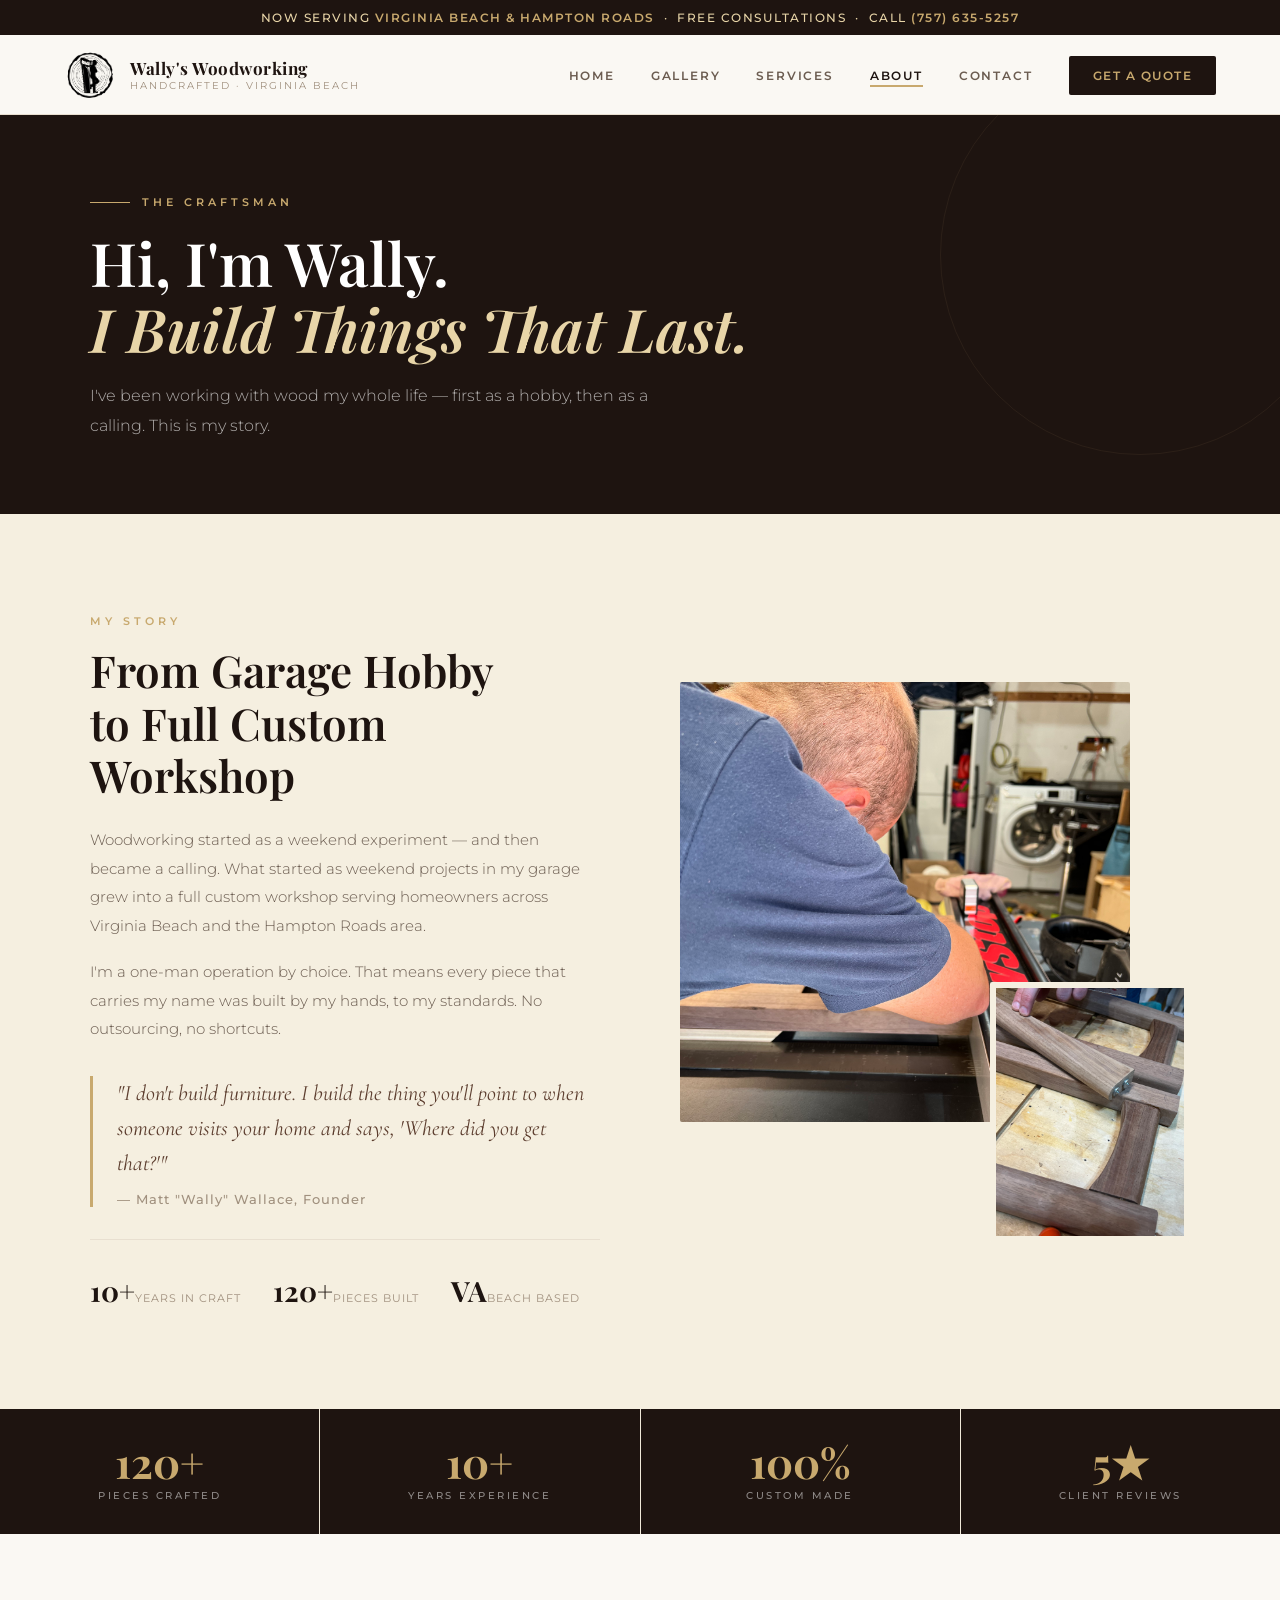
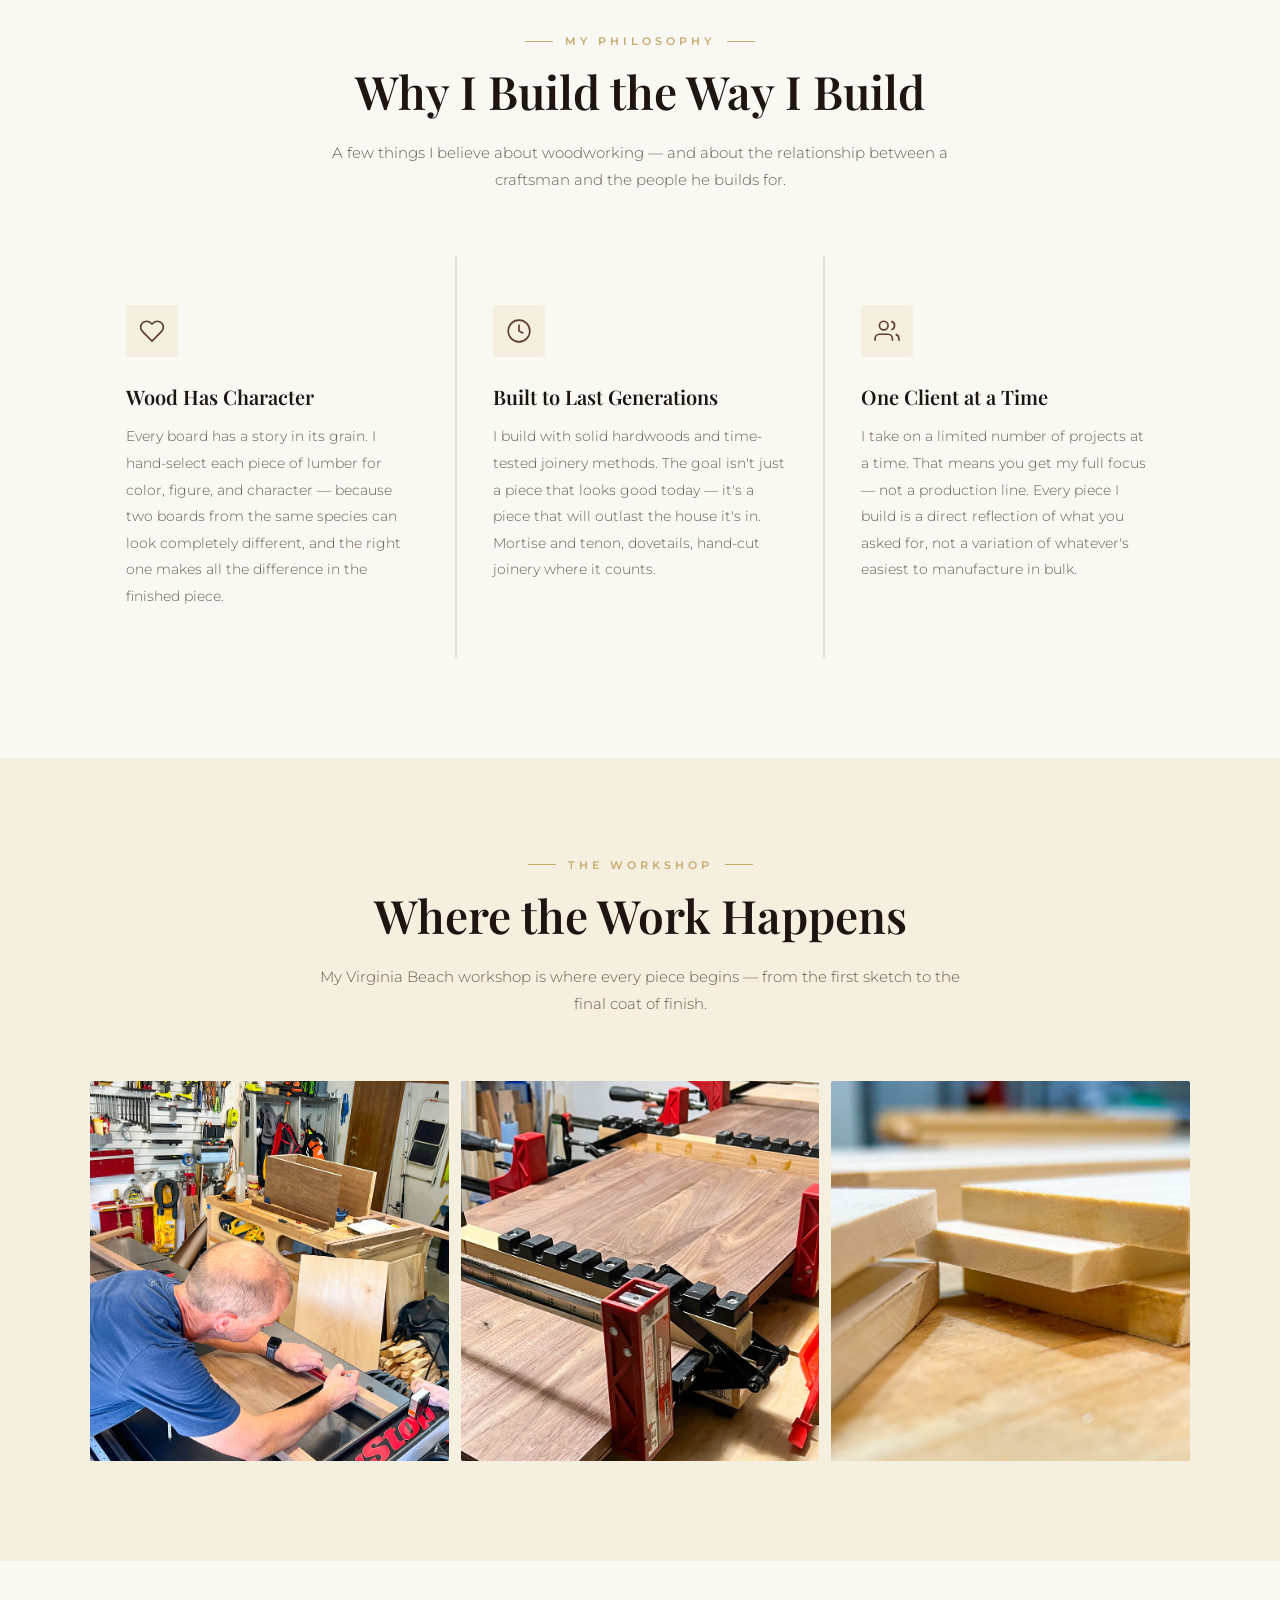
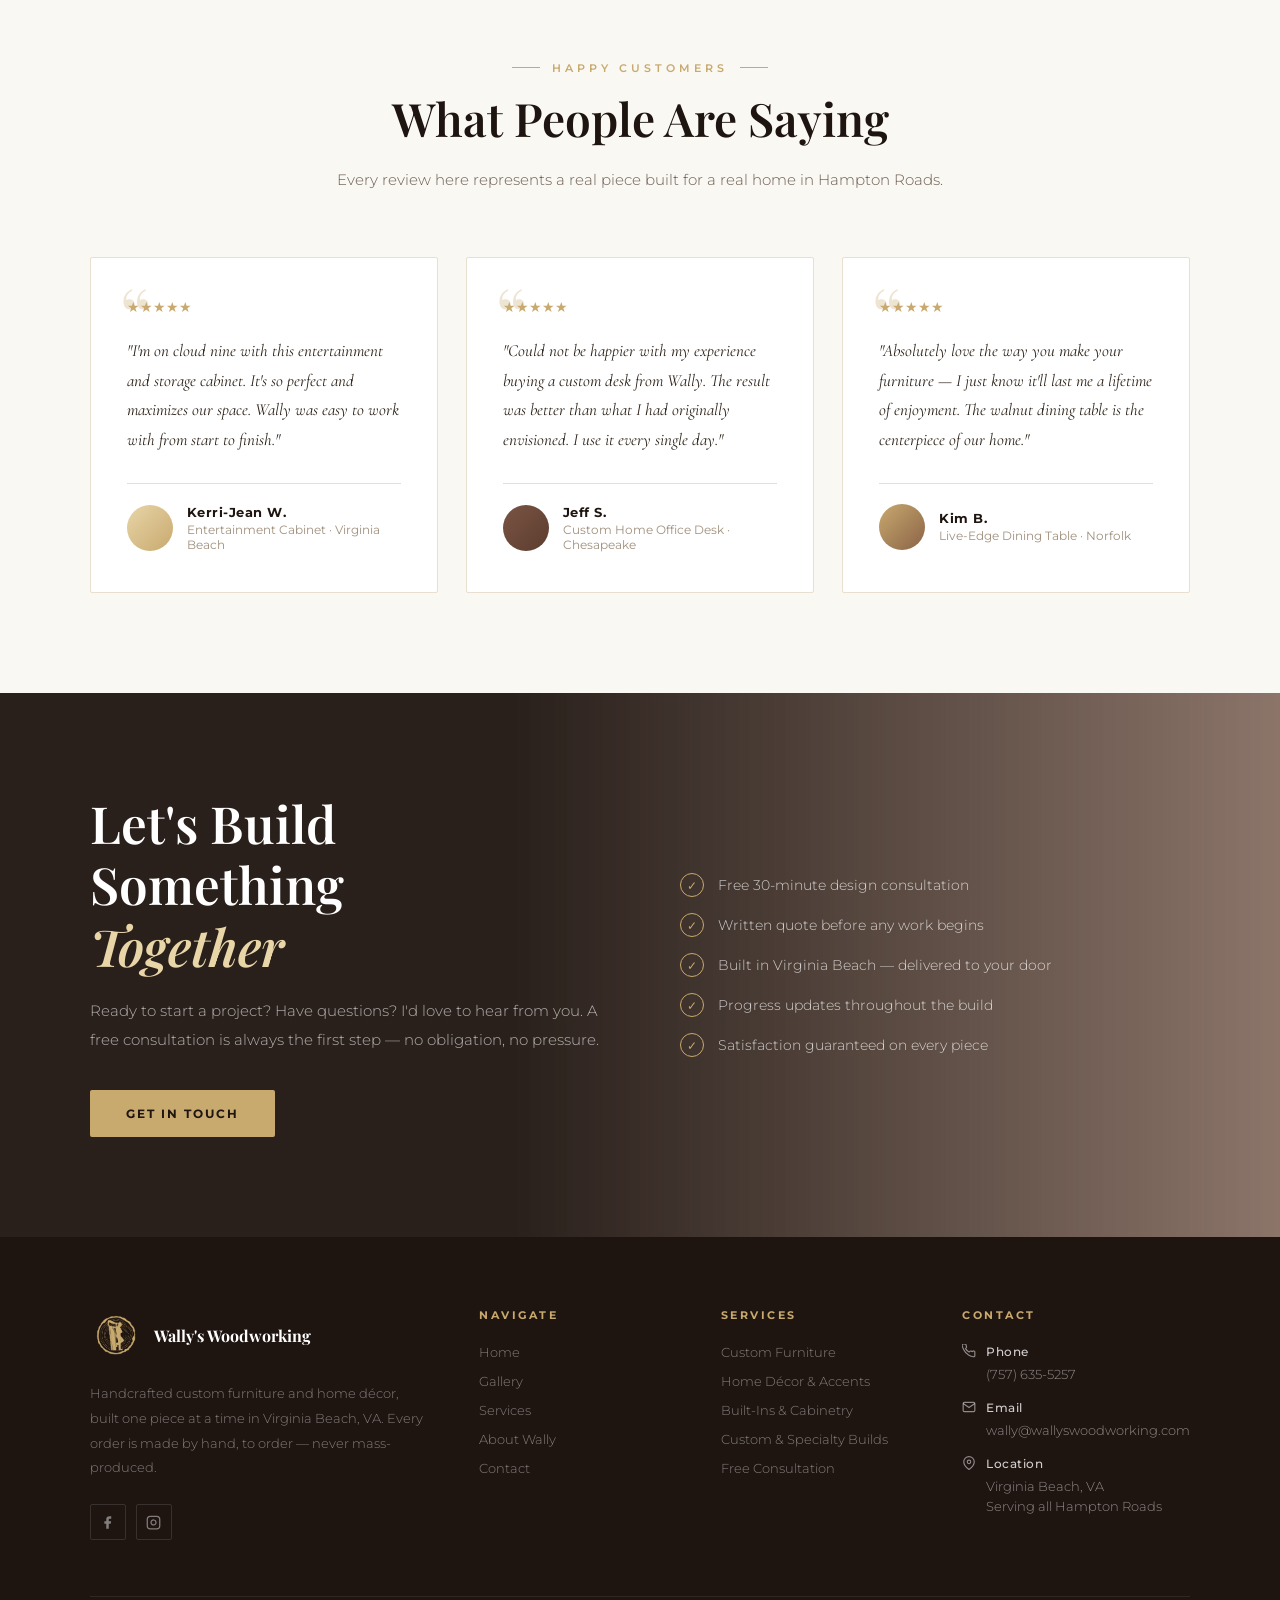
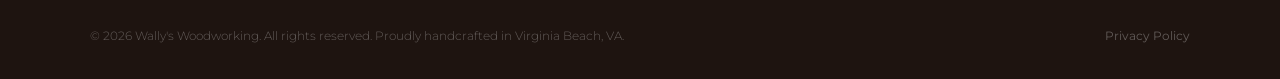
<file: about.html>
<!DOCTYPE html>
<html lang="en">
<head>
<meta charset="UTF-8">
<meta name="viewport" content="width=device-width, initial-scale=1.0">

<title>About Wally | Wally's Woodworking | Virginia Beach, VA</title>
<meta name="description" content="Meet Wally Wallace — Virginia Beach craftsman building custom furniture and handcrafted décor for over 12 years. One-man shop, built by hand, built to last.">
<link rel="canonical" href="https://www.wallyswoodworking.com/about.html">

<!-- Open Graph -->
<meta property="og:type" content="website">
<meta property="og:url" content="https://www.wallyswoodworking.com/about.html">
<meta property="og:title" content="About Wally | Wally's Woodworking">
<meta property="og:description" content="Virginia Beach craftsman building custom furniture for over 12 years. One-man shop, built by hand.">
<meta property="og:image" content="https://www.wallyswoodworking.com/images/og-image.jpg">

<!-- Fonts -->
<link rel="preconnect" href="https://fonts.googleapis.com">
<link href="https://fonts.googleapis.com/css2?family=Playfair+Display:ital,wght@0,400;0,600;0,700;1,400;1,600&family=Montserrat:wght@300;400;500;600&family=Cormorant+Garamond:ital,wght@0,400;1,400;1,500&display=swap" rel="stylesheet">

<!-- Shared Stylesheet -->
<link rel="stylesheet" href="css/styles.css">
</head>
<body>

<!-- ANNOUNCEMENT BAR -->
<div class="announce-bar">
  Now serving <a href="contact.html">Virginia Beach &amp; Hampton Roads</a> &nbsp;·&nbsp; Free consultations &nbsp;·&nbsp; Call <a href="tel:+17576355257">(757) 635-5257</a>
</div>

<!-- NAVIGATION -->
<nav id="nav">
  <a href="index.html" class="nav-logo" aria-label="Wally's Woodworking Home">
    <div class="nav-logo-icon">
      <img src="images/logo/logo_brand_black.png" alt="Wally's Woodworking" style="width:52px;height:52px;object-fit:contain;display:block;">
    </div>
    <div class="nav-logo-text">
      <span class="brand">Wally's Woodworking</span>
      <span class="tagline">Handcrafted · Virginia Beach</span>
    </div>
  </a>

  <button class="nav-toggle" aria-label="Toggle navigation" onclick="document.querySelector('.nav-links').classList.toggle('open')">
    <span></span><span></span><span></span>
  </button>

  <ul class="nav-links" id="nav-links">
    <li><a href="index.html">Home</a></li>
    <li><a href="gallery.html">Gallery</a></li>
    <li><a href="services.html">Services</a></li>
    <li><a href="about.html" class="active">About</a></li>
    <li><a href="contact.html">Contact</a></li>
    <li><a href="contact.html" class="nav-cta">Get a Quote</a></li>
  </ul>
</nav>

<!-- PAGE HERO -->
<div class="page-hero">
  <div class="page-hero-eyebrow">The Craftsman</div>
  <h1>Hi, I'm Wally.<br><em>I Build Things That Last.</em></h1>
  <p>I've been working with wood my whole life — first as a hobby, then as a calling. This is my story.</p>
</div>

<!-- MAIN ABOUT SECTION -->
<div class="about-split">
  <div class="about-text">
    <div class="eyebrow">My Story</div>
    <h2>From Garage Hobby<br>to Full Custom Workshop</h2>
    <p>Woodworking started as a weekend experiment — and then became a calling. What started as weekend projects in my garage grew into a full custom workshop serving homeowners across Virginia Beach and the Hampton Roads area.</p>
    <p>I'm a one-man operation by choice. That means every piece that carries my name was built by my hands, to my standards. No outsourcing, no shortcuts.</p>
    <div class="about-quote">
      <blockquote>"I don't build furniture. I build the thing you'll point to when someone visits your home and says, 'Where did you get that?'"</blockquote>
      <div class="about-sig">— Matt "Wally" Wallace, Founder</div>
    </div>
    <div class="about-credentials">
      <div class="credential"><span class="val">10+</span><span class="lbl">Years in craft</span></div>
      <div class="credential"><span class="val">120+</span><span class="lbl">Pieces built</span></div>
      <div class="credential"><span class="val">VA</span><span class="lbl">Beach based</span></div>
    </div>
  </div>
  <div class="about-img-stack">
    <div class="about-img-main">
      <img src="images/about/wally-portrait.jpg"
           onerror="this.src='https://images.unsplash.com/photo-1581539250439-c96689b516dd?w=900&q=80'"
           alt="Wally working in his Virginia Beach woodworking workshop"
           loading="lazy">
    </div>
    <div class="about-img-secondary">
      <img src="images/about/joinery-detail.jpg"
           onerror="this.src='https://images.unsplash.com/photo-1533090481720-856c6e3c1fdc?w=400&q=75'"
           alt="Close-up detail of hand-cut wood joinery"
           loading="lazy">
    </div>
  </div>
</div>

<!-- STAT BAR -->
<div class="stat-bar" aria-label="Quick facts">
  <div class="stat-item"><div class="stat-num">120+</div><div class="stat-label">Pieces Crafted</div></div>
  <div class="stat-item"><div class="stat-num">10+</div><div class="stat-label">Years Experience</div></div>
  <div class="stat-item"><div class="stat-num">100%</div><div class="stat-label">Custom Made</div></div>
  <div class="stat-item"><div class="stat-num">5★</div><div class="stat-label">Client Reviews</div></div>
</div>

<!-- PHILOSOPHY -->
<section class="section section-light">
  <div class="section-header">
    <div class="section-eyebrow">My Philosophy</div>
    <h2>Why I Build the Way I Build</h2>
    <p>A few things I believe about woodworking — and about the relationship between a craftsman and the people he builds for.</p>
  </div>
  <div class="services-grid">
    <div class="service-card">
      <div class="service-icon">
        <svg viewBox="0 0 24 24" aria-hidden="true"><path d="M20.84 4.61a5.5 5.5 0 00-7.78 0L12 5.67l-1.06-1.06a5.5 5.5 0 00-7.78 7.78l1.06 1.06L12 21.23l7.78-7.78 1.06-1.06a5.5 5.5 0 000-7.78z"/></svg>
      </div>
      <h3>Wood Has Character</h3>
      <p>Every board has a story in its grain. I hand-select each piece of lumber for color, figure, and character — because two boards from the same species can look completely different, and the right one makes all the difference in the finished piece.</p>
    </div>
    <div class="service-card">
      <div class="service-icon">
        <svg viewBox="0 0 24 24" aria-hidden="true"><circle cx="12" cy="12" r="10"/><polyline points="12 6 12 12 16 14"/></svg>
      </div>
      <h3>Built to Last Generations</h3>
      <p>I build with solid hardwoods and time-tested joinery methods. The goal isn't just a piece that looks good today — it's a piece that will outlast the house it's in. Mortise and tenon, dovetails, hand-cut joinery where it counts.</p>
    </div>
    <div class="service-card">
      <div class="service-icon">
        <svg viewBox="0 0 24 24" aria-hidden="true"><path d="M17 21v-2a4 4 0 00-4-4H5a4 4 0 00-4 4v2"/><circle cx="9" cy="7" r="4"/><path d="M23 21v-2a4 4 0 00-3-3.87"/><path d="M16 3.13a4 4 0 010 7.75"/></svg>
      </div>
      <h3>One Client at a Time</h3>
      <p>I take on a limited number of projects at a time. That means you get my full focus — not a production line. Every piece I build is a direct reflection of what you asked for, not a variation of whatever's easiest to manufacture in bulk.</p>
    </div>
  </div>
</section>

<!-- SHOP PHOTOS -->
<section class="section section-cream">
  <div class="section-header">
    <div class="section-eyebrow">The Workshop</div>
    <h2>Where the Work Happens</h2>
    <p>My Virginia Beach workshop is where every piece begins — from the first sketch to the final coat of finish.</p>
  </div>
  <div class="shop-photos">
    <div class="shop-photo">
      <img src="images/about/shop-01.jpg"
           onerror="this.src='https://images.unsplash.com/photo-1581539250439-c96689b516dd?w=600&q=75'"
           alt="Wally's woodworking workshop in Virginia Beach"
           loading="lazy">
    </div>
    <div class="shop-photo">
      <img src="images/about/shop-02.jpg"
           onerror="this.src='https://images.unsplash.com/photo-1533090481720-856c6e3c1fdc?w=600&q=75'"
           alt="Hand tools and workbench in the shop"
           loading="lazy">
    </div>
    <div class="shop-photo">
      <img src="images/about/shop-03.jpg"
           onerror="this.src='https://images.unsplash.com/photo-1532372576444-dda954194ad0?w=600&q=75'"
           alt="Wood selection and lumber in the workshop"
           loading="lazy">
    </div>
  </div>
</section>

<!-- TESTIMONIALS -->
<section class="section section-light">
  <div class="section-header">
    <div class="section-eyebrow">Happy Customers</div>
    <h2>What People Are Saying</h2>
    <p>Every review here represents a real piece built for a real home in Hampton Roads.</p>
  </div>
  <div class="testimonials-grid">
    <div class="testimonial-card">
      <div class="stars" aria-label="5 out of 5 stars"><span aria-hidden="true">★★★★★</span></div>
      <blockquote>"I'm on cloud nine with this entertainment and storage cabinet. It's so perfect and maximizes our space. Wally was easy to work with from start to finish."</blockquote>
      <div class="testimonial-author">
        <div class="author-avatar" style="background: linear-gradient(135deg, #E8D5A8, #C8A96E);"></div>
        <div class="author-info"><div class="name">Kerri-Jean W.</div><div class="piece">Entertainment Cabinet · Virginia Beach</div></div>
      </div>
    </div>
    <div class="testimonial-card">
      <div class="stars" aria-label="5 out of 5 stars"><span aria-hidden="true">★★★★★</span></div>
      <blockquote>"Could not be happier with my experience buying a custom desk from Wally. The result was better than what I had originally envisioned. I use it every single day."</blockquote>
      <div class="testimonial-author">
        <div class="author-avatar" style="background: linear-gradient(135deg, #7A5444, #5C3D2E);"></div>
        <div class="author-info"><div class="name">Jeff S.</div><div class="piece">Custom Home Office Desk · Chesapeake</div></div>
      </div>
    </div>
    <div class="testimonial-card">
      <div class="stars" aria-label="5 out of 5 stars"><span aria-hidden="true">★★★★★</span></div>
      <blockquote>"Absolutely love the way you make your furniture — I just know it'll last me a lifetime of enjoyment. The walnut dining table is the centerpiece of our home."</blockquote>
      <div class="testimonial-author">
        <div class="author-avatar" style="background: linear-gradient(135deg, #C8A96E, #8B6347);"></div>
        <div class="author-info"><div class="name">Kim B.</div><div class="piece">Live-Edge Dining Table · Norfolk</div></div>
      </div>
    </div>
  </div>
</section>

<!-- CTA -->
<div class="commission-banner">
  <div class="commission-text">
    <h2>Let's Build Something<br><em>Together</em></h2>
    <p>Ready to start a project? Have questions? I'd love to hear from you. A free consultation is always the first step — no obligation, no pressure.</p>
    <a href="contact.html" class="btn-primary">Get in Touch</a>
  </div>
  <ul class="commission-features" aria-label="What you get">
    <li><span class="check" aria-hidden="true">✓</span>Free 30-minute design consultation</li>
    <li><span class="check" aria-hidden="true">✓</span>Written quote before any work begins</li>
    <li><span class="check" aria-hidden="true">✓</span>Built in Virginia Beach — delivered to your door</li>
    <li><span class="check" aria-hidden="true">✓</span>Progress updates throughout the build</li>
    <li><span class="check" aria-hidden="true">✓</span>Satisfaction guaranteed on every piece</li>
  </ul>
</div>

<!-- FOOTER -->
<footer>
  <div class="footer-main">
    <div class="footer-brand">
      <div class="logo-wrap">
        <div class="logo-icon">
          <img src="images/logo/logo_brand_gold.png" alt="Wally's Woodworking" style="width:44px;height:44px;object-fit:contain;display:block;">
        </div>
        <span class="brand-name">Wally's Woodworking</span>
      </div>
      <p>Handcrafted custom furniture and home décor, built one piece at a time in Virginia Beach, VA. Every order is made by hand, to order — never mass-produced.</p>
      <div class="footer-social">
        <a href="https://facebook.com" aria-label="Facebook" target="_blank" rel="noopener noreferrer"><svg width="15" height="15" viewBox="0 0 24 24" fill="currentColor" aria-hidden="true"><path d="M18 2h-3a5 5 0 00-5 5v3H7v4h3v8h4v-8h3l1-4h-4V7a1 1 0 011-1h3z"/></svg></a>
        <a href="https://instagram.com" aria-label="Instagram" target="_blank" rel="noopener noreferrer"><svg width="15" height="15" viewBox="0 0 24 24" fill="none" stroke="currentColor" stroke-width="2" aria-hidden="true"><rect x="2" y="2" width="20" height="20" rx="5"/><path d="M16 11.37A4 4 0 1112.63 8 4 4 0 0116 11.37z"/><line x1="17.5" y1="6.5" x2="17.51" y2="6.5"/></svg></a>
      </div>
    </div>
    <div class="footer-col">
      <h4>Navigate</h4>
      <ul>
        <li><a href="index.html">Home</a></li>
        <li><a href="gallery.html">Gallery</a></li>
        <li><a href="services.html">Services</a></li>
        <li><a href="about.html">About Wally</a></li>
        <li><a href="contact.html">Contact</a></li>
      </ul>
    </div>
    <div class="footer-col">
      <h4>Services</h4>
      <ul>
        <li><a href="services.html#custom-furniture">Custom Furniture</a></li>
        <li><a href="services.html#home-decor">Home Décor &amp; Accents</a></li>
        <li><a href="services.html#custom-furniture">Built-Ins &amp; Cabinetry</a></li>
        <li><a href="services.html#specialty">Custom &amp; Specialty Builds</a></li>
        <li><a href="contact.html">Free Consultation</a></li>
      </ul>
    </div>
    <div class="footer-col footer-contact">
      <h4>Contact</h4>
      <p><svg width="14" height="14" viewBox="0 0 24 24" fill="none" stroke="currentColor" stroke-width="2" style="flex-shrink:0;margin-top:2px" aria-hidden="true"><path d="M22 16.92v3a2 2 0 01-2.18 2 19.79 19.79 0 01-8.63-3.07A19.5 19.5 0 013.07 9.81 19.79 19.79 0 01.02 1.18 2 2 0 012 0h3a2 2 0 012 1.72 12.84 12.84 0 00.7 2.81 2 2 0 01-.45 2.11L6.09 7.91a16 16 0 006 6l1.27-1.27a2 2 0 012.11-.45 12.84 12.84 0 002.81.7A2 2 0 0122 14v2.92z"/></svg><span><strong>Phone</strong><a href="tel:+17576355257">(757) 635-5257</a></span></p>
      <p><svg width="14" height="14" viewBox="0 0 24 24" fill="none" stroke="currentColor" stroke-width="2" style="flex-shrink:0;margin-top:2px" aria-hidden="true"><path d="M4 4h16c1.1 0 2 .9 2 2v12c0 1.1-.9 2-2 2H4c-1.1 0-2-.9-2-2V6c0-1.1.9-2 2-2z"/><polyline points="22,6 12,13 2,6"/></svg><span><strong>Email</strong><a href="mailto:wally@wallyswoodworking.com">wally@wallyswoodworking.com</a></span></p>
      <p><svg width="14" height="14" viewBox="0 0 24 24" fill="none" stroke="currentColor" stroke-width="2" style="flex-shrink:0;margin-top:2px" aria-hidden="true"><path d="M21 10c0 7-9 13-9 13s-9-6-9-13a9 9 0 0118 0z"/><circle cx="12" cy="10" r="3"/></svg><span><strong>Location</strong>Virginia Beach, VA<br>Serving all Hampton Roads</span></p>
    </div>
  </div>
  <div class="footer-bottom">
    <p>© 2026 Wally's Woodworking. All rights reserved. Proudly handcrafted in Virginia Beach, VA.</p>
    <div class="footer-bottom-links">
      <a href="#">Privacy Policy</a>
    </div>
  </div>
</footer>

<script>
document.querySelectorAll('.nav-links a').forEach(link => {
  link.addEventListener('click', () => document.querySelector('.nav-links').classList.remove('open'));
});
</script>
</body>
</html>
</file>
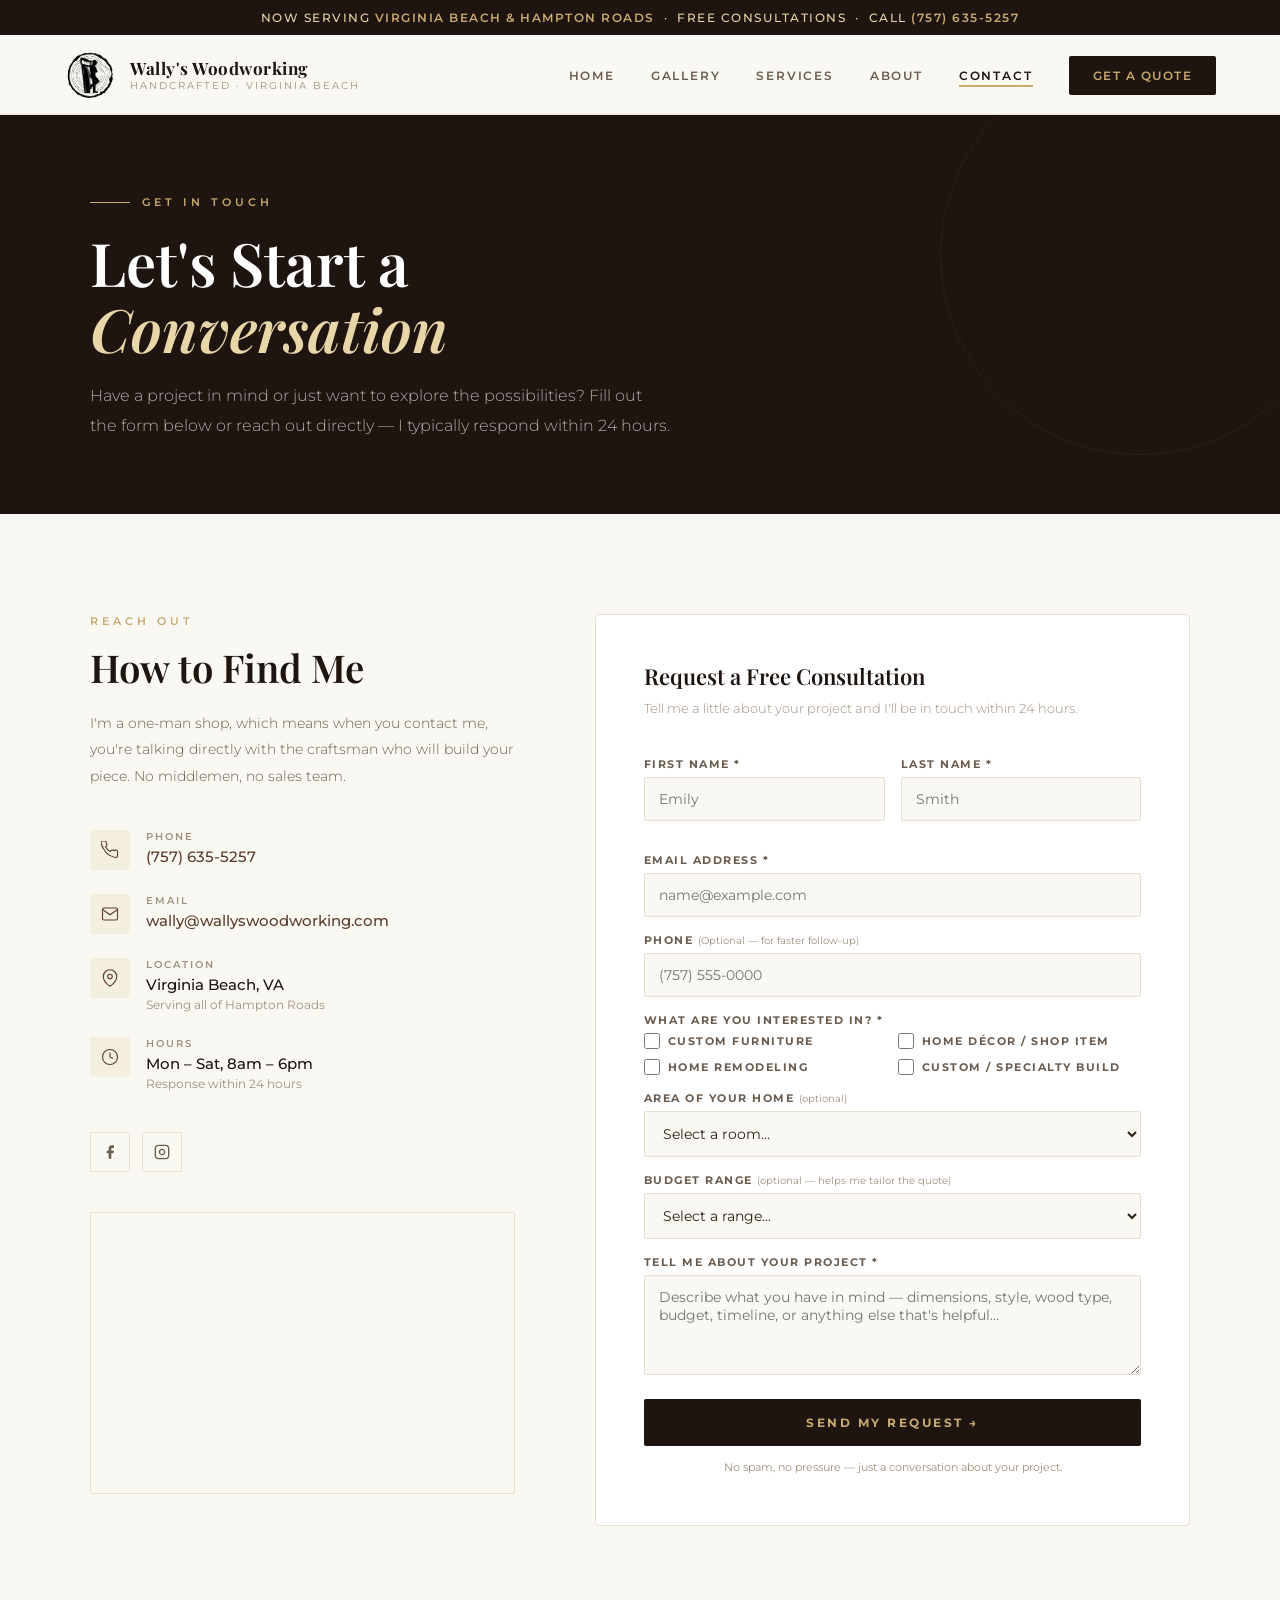
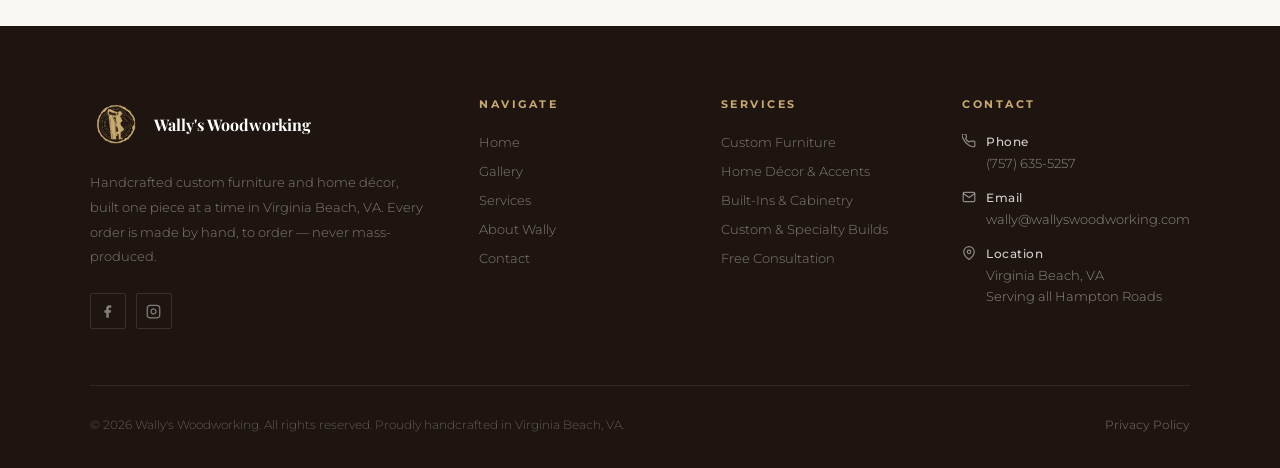
<file: contact.html>
<!DOCTYPE html>
<html lang="en">
<head>
<meta charset="UTF-8">
<meta name="viewport" content="width=device-width, initial-scale=1.0">

<title>Contact & Free Quote | Wally's Woodworking | Virginia Beach, VA</title>
<meta name="description" content="Request a free consultation or quote for custom furniture, décor, or specialty builds from Wally's Woodworking in Virginia Beach, VA. Serving all of Hampton Roads.">
<link rel="canonical" href="https://www.wallyswoodworking.com/contact.html">

<!-- Open Graph -->
<meta property="og:type" content="website">
<meta property="og:url" content="https://www.wallyswoodworking.com/contact.html">
<meta property="og:title" content="Contact | Wally's Woodworking">
<meta property="og:description" content="Request a free consultation or quote for custom furniture in Virginia Beach, VA.">
<meta property="og:image" content="https://www.wallyswoodworking.com/images/og-image.jpg">

<!-- Fonts -->
<link rel="preconnect" href="https://fonts.googleapis.com">
<link href="https://fonts.googleapis.com/css2?family=Playfair+Display:ital,wght@0,400;0,600;0,700;1,400;1,600&family=Montserrat:wght@300;400;500;600&family=Cormorant+Garamond:ital,wght@0,400;1,400;1,500&display=swap" rel="stylesheet">

<!-- Shared Stylesheet -->
<link rel="stylesheet" href="css/styles.css">
</head>
<body>

<!-- ANNOUNCEMENT BAR -->
<div class="announce-bar">
  Now serving <a href="#contact-form">Virginia Beach &amp; Hampton Roads</a> &nbsp;·&nbsp; Free consultations &nbsp;·&nbsp; Call <a href="tel:+17576355257">(757) 635-5257</a>
</div>

<!-- NAVIGATION -->
<nav id="nav">
  <a href="index.html" class="nav-logo" aria-label="Wally's Woodworking Home">
    <div class="nav-logo-icon">
      <img src="images/logo/logo_brand_black.png" alt="Wally's Woodworking" style="width:52px;height:52px;object-fit:contain;display:block;">
    </div>
    <div class="nav-logo-text">
      <span class="brand">Wally's Woodworking</span>
      <span class="tagline">Handcrafted · Virginia Beach</span>
    </div>
  </a>

  <button class="nav-toggle" aria-label="Toggle navigation" onclick="document.querySelector('.nav-links').classList.toggle('open')">
    <span></span><span></span><span></span>
  </button>

  <ul class="nav-links" id="nav-links">
    <li><a href="index.html">Home</a></li>
    <li><a href="gallery.html">Gallery</a></li>
    <li><a href="services.html">Services</a></li>
    <li><a href="about.html">About</a></li>
    <li><a href="contact.html" class="active">Contact</a></li>
    <li><a href="contact.html" class="nav-cta">Get a Quote</a></li>
  </ul>
</nav>

<!-- PAGE HERO -->
<div class="page-hero">
  <div class="page-hero-eyebrow">Get in Touch</div>
  <h1>Let's Start a<br><em>Conversation</em></h1>
  <p>Have a project in mind or just want to explore the possibilities? Fill out the form below or reach out directly — I typically respond within 24 hours.</p>
</div>

<!-- CONTACT SECTION -->
<div class="contact-split" id="contact-form">
  <div class="contact-info">
    <div class="eyebrow">Reach Out</div>
    <h2>How to Find Me</h2>
    <p>I'm a one-man shop, which means when you contact me, you're talking directly with the craftsman who will build your piece. No middlemen, no sales team.</p>

    <div class="contact-details">
      <div class="contact-detail">
        <div class="contact-detail-icon">
          <svg viewBox="0 0 24 24" aria-hidden="true"><path d="M22 16.92v3a2 2 0 01-2.18 2 19.79 19.79 0 01-8.63-3.07A19.5 19.5 0 013.07 9.81 19.79 19.79 0 01.02 1.18 2 2 0 012 0h3a2 2 0 012 1.72 12.84 12.84 0 00.7 2.81 2 2 0 01-.45 2.11L6.09 7.91a16 16 0 006 6l1.27-1.27a2 2 0 012.11-.45 12.84 12.84 0 002.81.7A2 2 0 0122 14v2.92z"/></svg>
        </div>
        <div class="contact-detail-text">
          <div class="lbl">Phone</div>
          <div class="val"><a href="tel:+17576355257">(757) 635-5257</a></div>
        </div>
      </div>
      <div class="contact-detail">
        <div class="contact-detail-icon">
          <svg viewBox="0 0 24 24" aria-hidden="true"><path d="M4 4h16c1.1 0 2 .9 2 2v12c0 1.1-.9 2-2 2H4c-1.1 0-2-.9-2-2V6c0-1.1.9-2 2-2z"/><polyline points="22,6 12,13 2,6"/></svg>
        </div>
        <div class="contact-detail-text">
          <div class="lbl">Email</div>
          <div class="val"><a href="mailto:wally@wallyswoodworking.com">wally@wallyswoodworking.com</a></div>
        </div>
      </div>
      <div class="contact-detail">
        <div class="contact-detail-icon">
          <svg viewBox="0 0 24 24" aria-hidden="true"><path d="M21 10c0 7-9 13-9 13s-9-6-9-13a9 9 0 0118 0z"/><circle cx="12" cy="10" r="3"/></svg>
        </div>
        <div class="contact-detail-text">
          <div class="lbl">Location</div>
          <div class="val">Virginia Beach, VA<br><span style="font-size:12px;color:var(--text-light);font-weight:400;">Serving all of Hampton Roads</span></div>
        </div>
      </div>
      <div class="contact-detail">
        <div class="contact-detail-icon">
          <svg viewBox="0 0 24 24" aria-hidden="true"><circle cx="12" cy="12" r="10"/><polyline points="12 6 12 12 16 14"/></svg>
        </div>
        <div class="contact-detail-text">
          <div class="lbl">Hours</div>
          <div class="val">Mon – Sat, 8am – 6pm<br><span style="font-size:12px;color:var(--text-light);font-weight:400;">Response within 24 hours</span></div>
        </div>
      </div>
    </div>

    <div class="contact-social">
      <a href="https://facebook.com" class="social-btn" aria-label="Facebook" target="_blank" rel="noopener noreferrer">
        <svg width="16" height="16" viewBox="0 0 24 24" fill="currentColor" aria-hidden="true"><path d="M18 2h-3a5 5 0 00-5 5v3H7v4h3v8h4v-8h3l1-4h-4V7a1 1 0 011-1h3z"/></svg>
      </a>
      <a href="https://instagram.com" class="social-btn" aria-label="Instagram" target="_blank" rel="noopener noreferrer">
        <svg width="16" height="16" viewBox="0 0 24 24" fill="none" stroke="currentColor" stroke-width="2" aria-hidden="true"><rect x="2" y="2" width="20" height="20" rx="5"/><path d="M16 11.37A4 4 0 1112.63 8 4 4 0 0116 11.37z"/><line x1="17.5" y1="6.5" x2="17.51" y2="6.5"/></svg>
      </a>
    </div>

    <!-- Map embed — replace src with your actual Google Maps embed URL -->
    <div class="map-wrap">
      <iframe
        title="Wally's Woodworking location — Virginia Beach, VA"
        src="https://www.google.com/maps/embed?pb=!1m18!1m12!1m3!1d203218.40971178447!2d-76.18657!3d36.77441!2m3!1f0!2f0!3f0!3m2!1i1024!2i768!4f13.1!3m3!1m2!1s0x89ba9a3b8e8af7e1%3A0x7a6e9f3a4a3c5a0!2sVirginia+Beach%2C+VA!5e0!3m2!1sen!2sus!4v1700000000000"
        allowfullscreen=""
        loading="lazy"
        referrerpolicy="no-referrer-when-downgrade">
      </iframe>
    </div>
  </div>

  <!-- CONTACT FORM -->
  <div class="contact-form-wrap">
    <h3>Request a Free Consultation</h3>
    <p class="form-sub">Tell me a little about your project and I'll be in touch within 24 hours.</p>

    <form name="contact" method="POST" data-netlify="true" netlify-honeypot="bot-field" id="contact-form-el">
      <!-- Netlify hidden field — required -->
      <input type="hidden" name="form-name" value="contact">
      <!-- Honeypot anti-spam -->
      <p style="display:none"><label>Don't fill this out: <input name="bot-field"></label></p>

      <div class="form-row">
        <div class="form-group">
          <label for="first-name">First Name *</label>
          <input type="text" id="first-name" name="first-name" placeholder="Emily" required>
        </div>
        <div class="form-group">
          <label for="last-name">Last Name *</label>
          <input type="text" id="last-name" name="last-name" placeholder="Smith" required>
        </div>
      </div>
      <div class="form-group">
        <label for="email">Email Address *</label>
        <input type="email" id="email" name="email" placeholder="name@example.com" required>
      </div>
      <div class="form-group">
        <label for="phone">Phone <span style="font-weight:400;text-transform:none;letter-spacing:0;font-size:10px;color:var(--text-light)">(Optional — for faster follow-up)</span></label>
        <input type="tel" id="phone" name="phone" placeholder="(757) 555-0000">
      </div>
      <div class="form-group">
        <label>What are you interested in? *</label>
        <div class="service-checks">
          <label class="service-check"><input type="checkbox" name="service[]" value="Custom Furniture"> Custom Furniture</label>
          <label class="service-check"><input type="checkbox" name="service[]" value="Home Decor"> Home Décor / Shop Item</label>
          <label class="service-check"><input type="checkbox" name="service[]" value="Home Remodeling"> Home Remodeling</label>
          <label class="service-check"><input type="checkbox" name="service[]" value="Repair Restoration"> Custom / Specialty Build</label>
        </div>
      </div>
      <div class="form-group">
        <label for="area">Area of your home <span style="font-weight:400;text-transform:none;letter-spacing:0;font-size:10px;color:var(--text-light)">(optional)</span></label>
        <select id="area" name="area">
          <option value="">Select a room...</option>
          <option>Living Room</option>
          <option>Dining Room</option>
          <option>Bedroom</option>
          <option>Home Office</option>
          <option>Kitchen</option>
          <option>Entryway / Mudroom</option>
          <option>Outdoor / Patio</option>
          <option>Other / Not sure</option>
        </select>
      </div>
      <div class="form-group">
        <label for="budget">Budget range <span style="font-weight:400;text-transform:none;letter-spacing:0;font-size:10px;color:var(--text-light)">(optional — helps me tailor the quote)</span></label>
        <select id="budget" name="budget">
          <option value="">Select a range...</option>
          <option>Under $500</option>
          <option>$500 – $1,000</option>
          <option>$1,000 – $2,500</option>
          <option>$2,500 – $5,000</option>
          <option>$5,000+</option>
          <option>Not sure yet</option>
        </select>
      </div>
      <div class="form-group">
        <label for="message">Tell me about your project *</label>
        <textarea id="message" name="message" placeholder="Describe what you have in mind — dimensions, style, wood type, budget, timeline, or anything else that's helpful..." required></textarea>
      </div>
      <button type="submit" class="btn-submit">Send My Request →</button>
      <p class="form-note">No spam, no pressure — just a conversation about your project.</p>
    </form>

    <!-- Success message shown after submission -->
    <div class="form-success" id="form-success">
      <div style="font-size:48px;margin-bottom:16px;">🪵</div>
      <h3>Message Received!</h3>
      <p>Thanks for reaching out. I'll be in touch within 24 hours to talk about your project.</p>
    </div>
  </div>
</div>

<!-- FOOTER -->
<footer>
  <div class="footer-main">
    <div class="footer-brand">
      <div class="logo-wrap">
        <div class="logo-icon">
          <img src="images/logo/logo_brand_gold.png" alt="Wally's Woodworking" style="width:44px;height:44px;object-fit:contain;display:block;">
        </div>
        <span class="brand-name">Wally's Woodworking</span>
      </div>
      <p>Handcrafted custom furniture and home décor, built one piece at a time in Virginia Beach, VA. Every order is made by hand, to order — never mass-produced.</p>
      <div class="footer-social">
        <a href="https://facebook.com" aria-label="Facebook" target="_blank" rel="noopener noreferrer"><svg width="15" height="15" viewBox="0 0 24 24" fill="currentColor" aria-hidden="true"><path d="M18 2h-3a5 5 0 00-5 5v3H7v4h3v8h4v-8h3l1-4h-4V7a1 1 0 011-1h3z"/></svg></a>
        <a href="https://instagram.com" aria-label="Instagram" target="_blank" rel="noopener noreferrer"><svg width="15" height="15" viewBox="0 0 24 24" fill="none" stroke="currentColor" stroke-width="2" aria-hidden="true"><rect x="2" y="2" width="20" height="20" rx="5"/><path d="M16 11.37A4 4 0 1112.63 8 4 4 0 0116 11.37z"/><line x1="17.5" y1="6.5" x2="17.51" y2="6.5"/></svg></a>
      </div>
    </div>
    <div class="footer-col">
      <h4>Navigate</h4>
      <ul>
        <li><a href="index.html">Home</a></li>
        <li><a href="gallery.html">Gallery</a></li>
        <li><a href="services.html">Services</a></li>
        <li><a href="about.html">About Wally</a></li>
        <li><a href="contact.html">Contact</a></li>
      </ul>
    </div>
    <div class="footer-col">
      <h4>Services</h4>
      <ul>
        <li><a href="services.html#custom-furniture">Custom Furniture</a></li>
        <li><a href="services.html#home-decor">Home Décor &amp; Accents</a></li>
        <li><a href="services.html#custom-furniture">Built-Ins &amp; Cabinetry</a></li>
        <li><a href="services.html#specialty">Custom &amp; Specialty Builds</a></li>
        <li><a href="contact.html">Free Consultation</a></li>
      </ul>
    </div>
    <div class="footer-col footer-contact">
      <h4>Contact</h4>
      <p><svg width="14" height="14" viewBox="0 0 24 24" fill="none" stroke="currentColor" stroke-width="2" style="flex-shrink:0;margin-top:2px" aria-hidden="true"><path d="M22 16.92v3a2 2 0 01-2.18 2 19.79 19.79 0 01-8.63-3.07A19.5 19.5 0 013.07 9.81 19.79 19.79 0 01.02 1.18 2 2 0 012 0h3a2 2 0 012 1.72 12.84 12.84 0 00.7 2.81 2 2 0 01-.45 2.11L6.09 7.91a16 16 0 006 6l1.27-1.27a2 2 0 012.11-.45 12.84 12.84 0 002.81.7A2 2 0 0122 14v2.92z"/></svg><span><strong>Phone</strong><a href="tel:+17576355257">(757) 635-5257</a></span></p>
      <p><svg width="14" height="14" viewBox="0 0 24 24" fill="none" stroke="currentColor" stroke-width="2" style="flex-shrink:0;margin-top:2px" aria-hidden="true"><path d="M4 4h16c1.1 0 2 .9 2 2v12c0 1.1-.9 2-2 2H4c-1.1 0-2-.9-2-2V6c0-1.1.9-2 2-2z"/><polyline points="22,6 12,13 2,6"/></svg><span><strong>Email</strong><a href="mailto:wally@wallyswoodworking.com">wally@wallyswoodworking.com</a></span></p>
      <p><svg width="14" height="14" viewBox="0 0 24 24" fill="none" stroke="currentColor" stroke-width="2" style="flex-shrink:0;margin-top:2px" aria-hidden="true"><path d="M21 10c0 7-9 13-9 13s-9-6-9-13a9 9 0 0118 0z"/><circle cx="12" cy="10" r="3"/></svg><span><strong>Location</strong>Virginia Beach, VA<br>Serving all Hampton Roads</span></p>
    </div>
  </div>
  <div class="footer-bottom">
    <p>© 2026 Wally's Woodworking. All rights reserved. Proudly handcrafted in Virginia Beach, VA.</p>
    <div class="footer-bottom-links">
      <a href="#">Privacy Policy</a>
    </div>
  </div>
</footer>

<script>
// Mobile nav toggle
document.querySelectorAll('.nav-links a').forEach(link => {
  link.addEventListener('click', () => document.querySelector('.nav-links').classList.remove('open'));
});

// Netlify form success handling
const form = document.getElementById('contact-form-el');
const success = document.getElementById('form-success');
if (form) {
  form.addEventListener('submit', async (e) => {
    e.preventDefault();
    const data = new FormData(form);
    try {
      await fetch('/', { method: 'POST', headers: {'Content-Type': 'application/x-www-form-urlencoded'}, body: new URLSearchParams(data).toString() });
      form.style.display = 'none';
      success.style.display = 'block';
    } catch(err) {
      alert('Something went wrong. Please email wally@wallyswoodworking.com directly.');
    }
  });
}
</script>
</body>
</html>
</file>
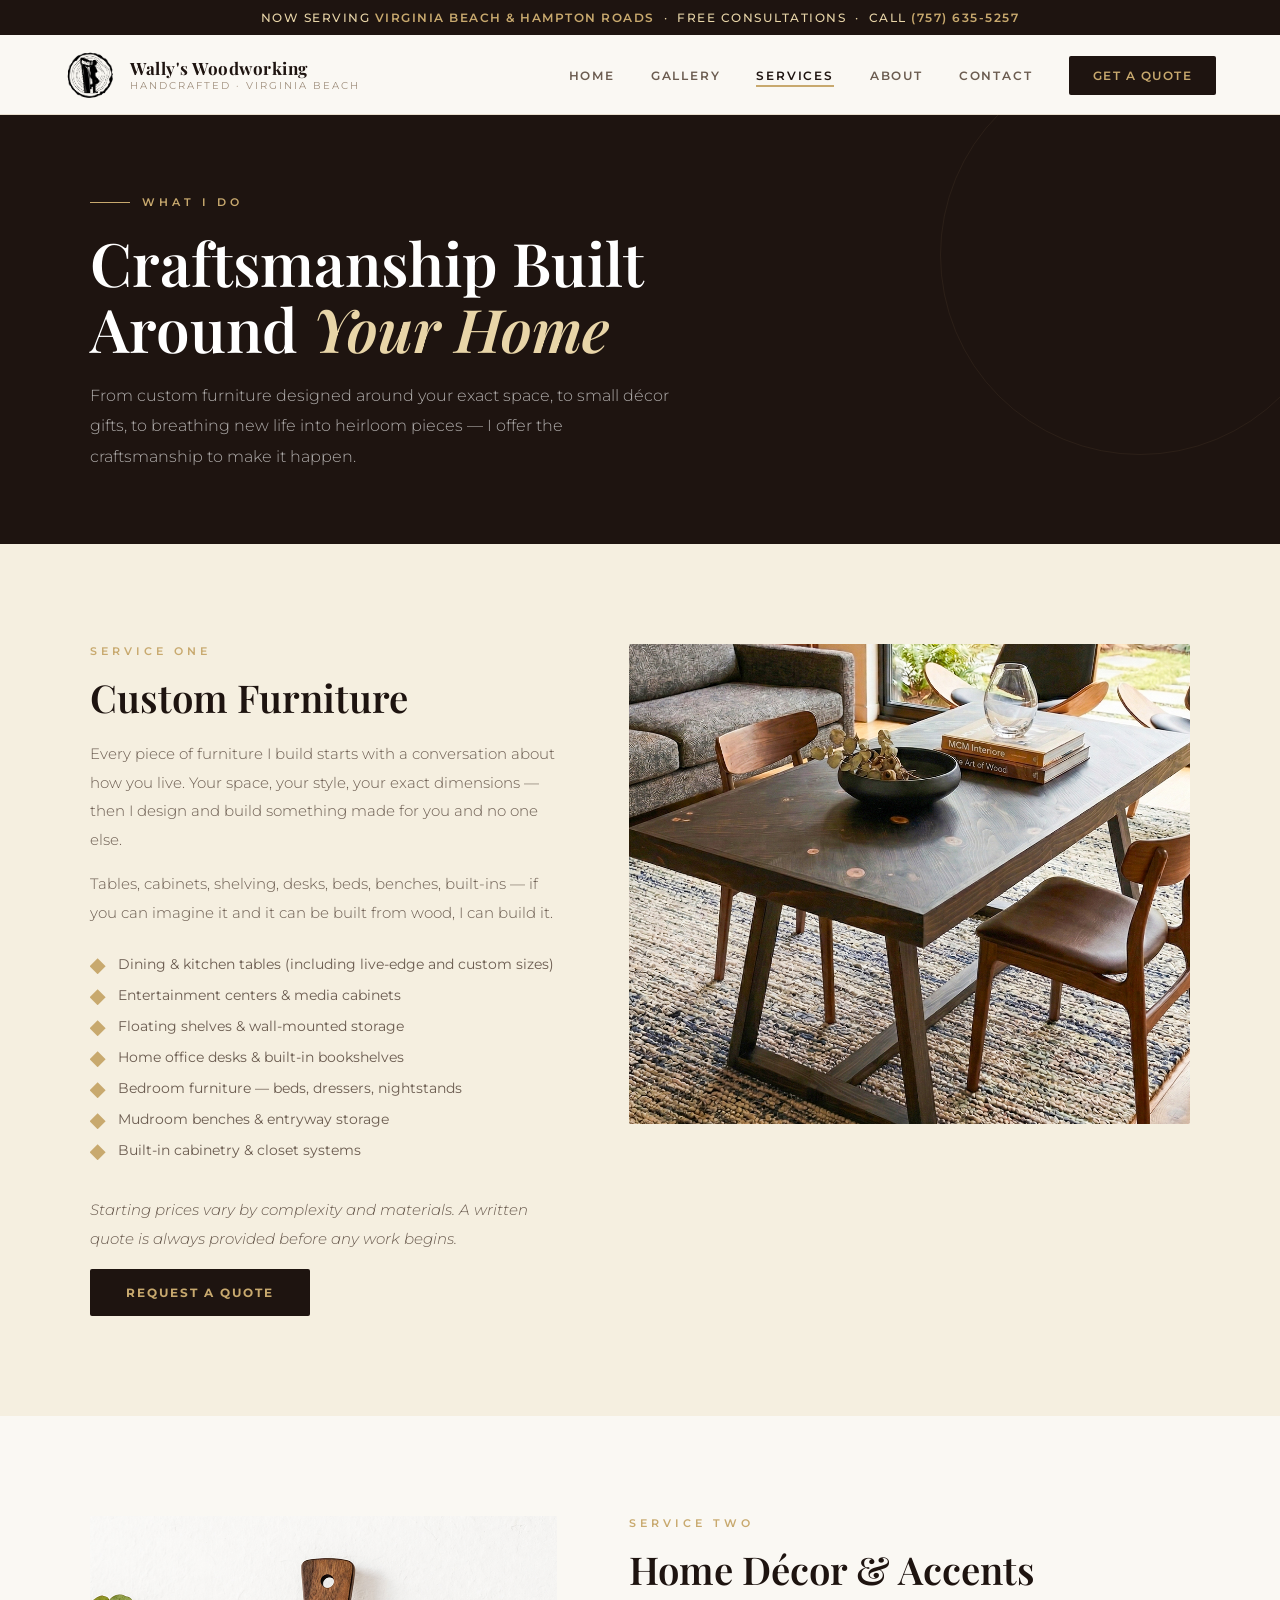
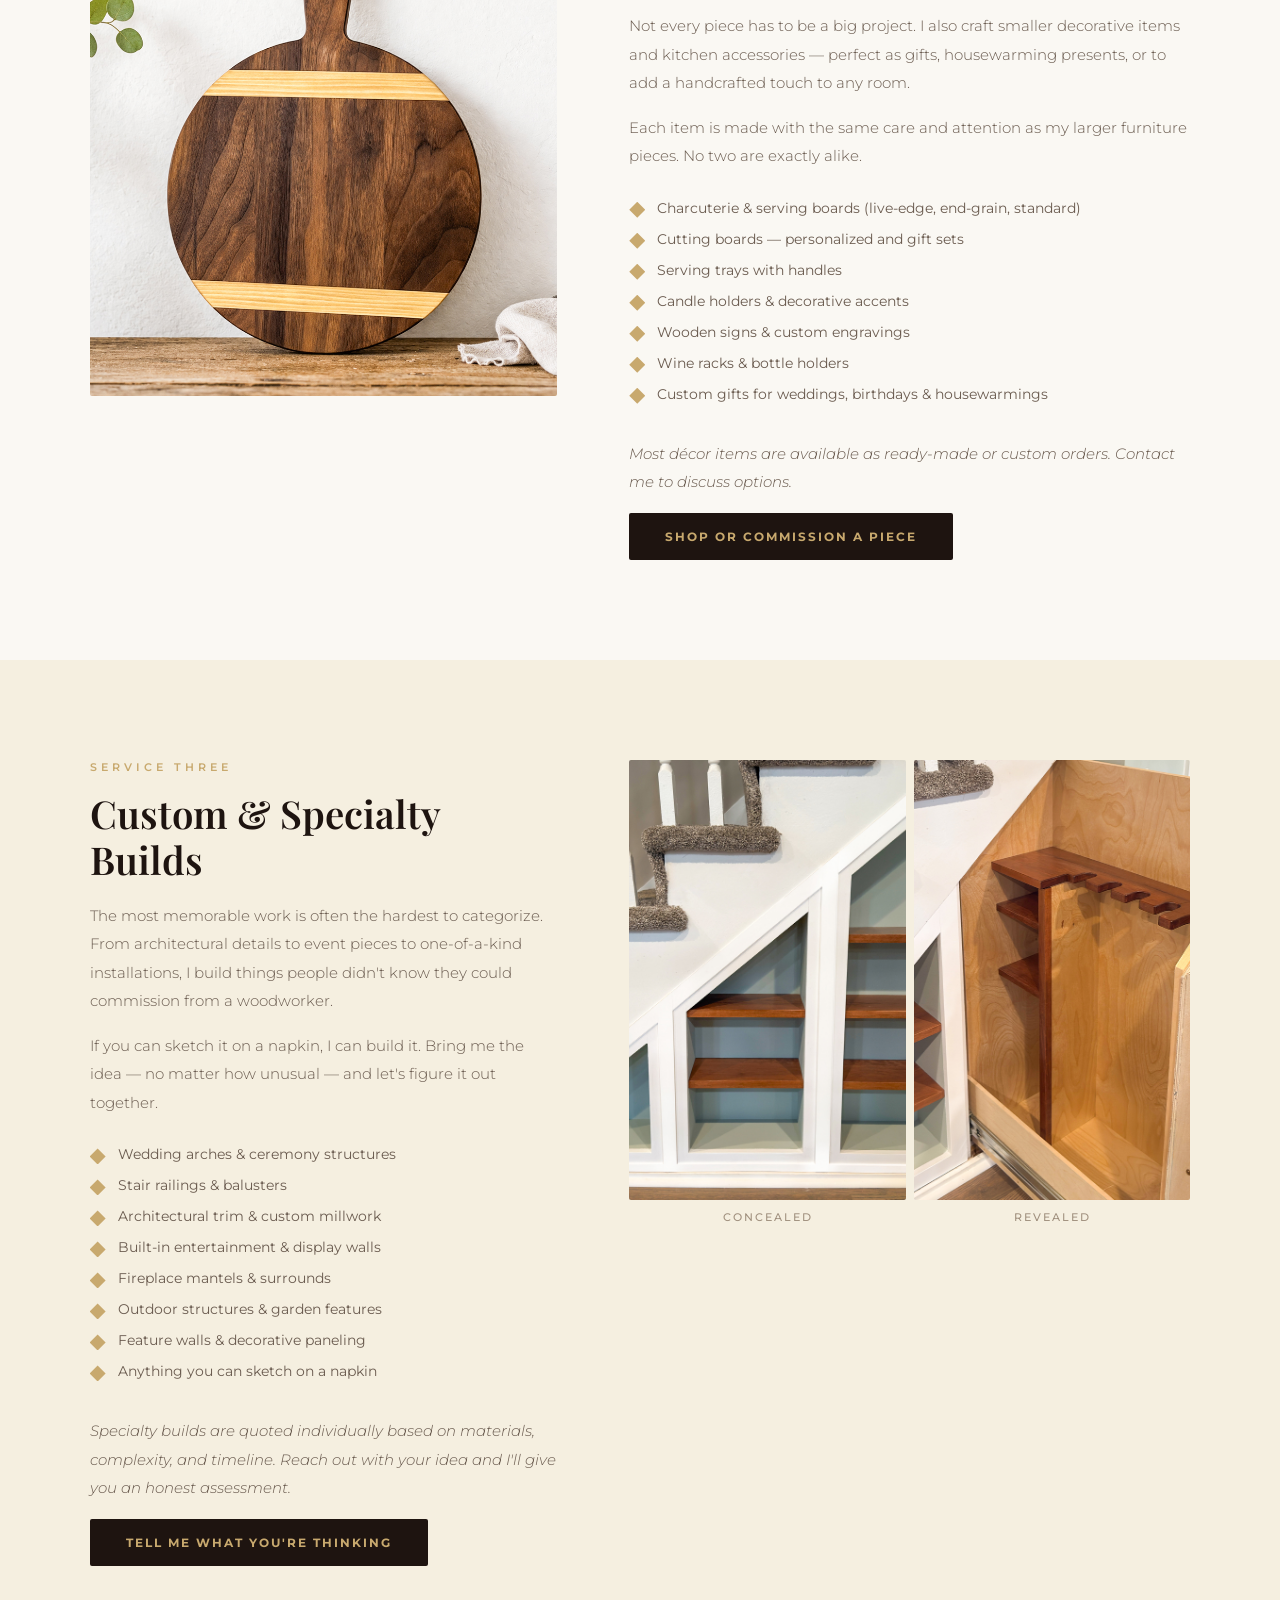
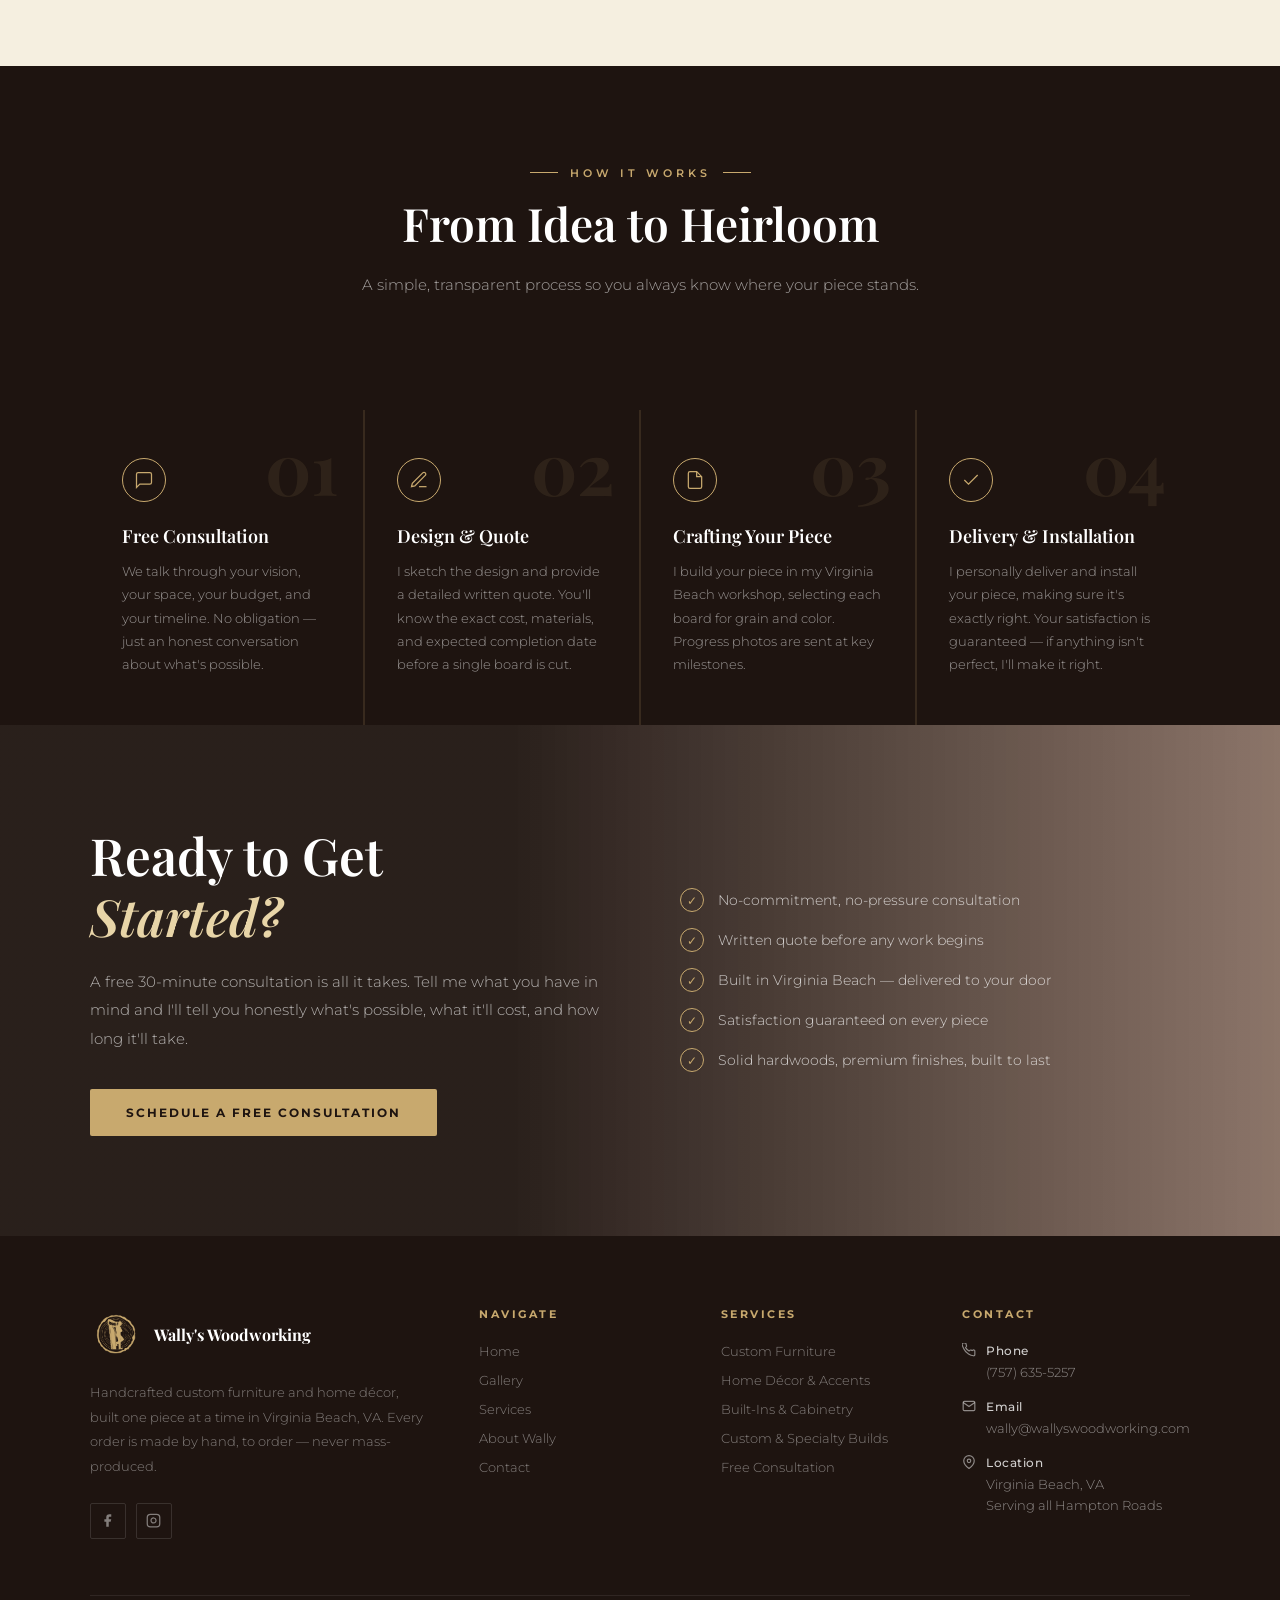
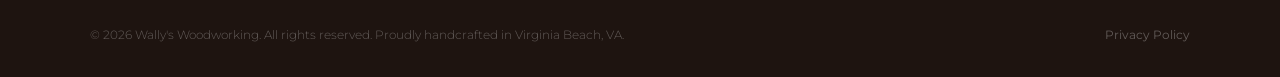
<file: services.html>
<!DOCTYPE html>
<html lang="en">
<head>
<meta charset="UTF-8">
<meta name="viewport" content="width=device-width, initial-scale=1.0">

<title>Services | Wally's Woodworking | Virginia Beach, VA</title>
<meta name="description" content="Custom furniture, handcrafted home décor, and specialty builds in Virginia Beach, VA. Built by hand, built to last. Free consultations.">
<link rel="canonical" href="https://www.wallyswoodworking.com/services.html">

<!-- Open Graph -->
<meta property="og:type" content="website">
<meta property="og:url" content="https://www.wallyswoodworking.com/services.html">
<meta property="og:title" content="Services | Wally's Woodworking">
<meta property="og:description" content="Custom furniture, handcrafted décor, and specialty builds built by hand in Virginia Beach, VA.">
<meta property="og:image" content="https://www.wallyswoodworking.com/images/og-image.jpg">

<!-- Fonts -->
<link rel="preconnect" href="https://fonts.googleapis.com">
<link href="https://fonts.googleapis.com/css2?family=Playfair+Display:ital,wght@0,400;0,600;0,700;1,400;1,600&family=Montserrat:wght@300;400;500;600&family=Cormorant+Garamond:ital,wght@0,400;1,400;1,500&display=swap" rel="stylesheet">

<!-- Shared Stylesheet -->
<link rel="stylesheet" href="css/styles.css">
</head>
<body>

<!-- ANNOUNCEMENT BAR -->
<div class="announce-bar">
  Now serving <a href="contact.html">Virginia Beach &amp; Hampton Roads</a> &nbsp;·&nbsp; Free consultations &nbsp;·&nbsp; Call <a href="tel:+17576355257">(757) 635-5257</a>
</div>

<!-- NAVIGATION -->
<nav id="nav">
  <a href="index.html" class="nav-logo" aria-label="Wally's Woodworking Home">
    <div class="nav-logo-icon">
      <img src="images/logo/logo_brand_black.png" alt="Wally's Woodworking" style="width:52px;height:52px;object-fit:contain;display:block;">
    </div>
    <div class="nav-logo-text">
      <span class="brand">Wally's Woodworking</span>
      <span class="tagline">Handcrafted · Virginia Beach</span>
    </div>
  </a>

  <button class="nav-toggle" aria-label="Toggle navigation" onclick="document.querySelector('.nav-links').classList.toggle('open')">
    <span></span><span></span><span></span>
  </button>

  <ul class="nav-links" id="nav-links">
    <li><a href="index.html">Home</a></li>
    <li><a href="gallery.html">Gallery</a></li>
    <li><a href="services.html" class="active">Services</a></li>
    <li><a href="about.html">About</a></li>
    <li><a href="contact.html">Contact</a></li>
    <li><a href="contact.html" class="nav-cta">Get a Quote</a></li>
  </ul>
</nav>

<!-- PAGE HERO -->
<div class="page-hero">
  <div class="page-hero-eyebrow">What I Do</div>
  <h1>Craftsmanship Built<br>Around <em>Your Home</em></h1>
  <p>From custom furniture designed around your exact space, to small décor gifts, to breathing new life into heirloom pieces — I offer the craftsmanship to make it happen.</p>
</div>

<!-- SERVICE 1: CUSTOM FURNITURE -->
<div class="service-detail" id="custom-furniture">
  <div class="service-detail-text">
    <div class="eyebrow">Service One</div>
    <h2>Custom Furniture</h2>
    <p>Every piece of furniture I build starts with a conversation about how you live. Your space, your style, your exact dimensions — then I design and build something made for you and no one else.</p>
    <p>Tables, cabinets, shelving, desks, beds, benches, built-ins — if you can imagine it and it can be built from wood, I can build it.</p>
    <ul class="service-includes">
      <li>Dining &amp; kitchen tables (including live-edge and custom sizes)</li>
      <li>Entertainment centers &amp; media cabinets</li>
      <li>Floating shelves &amp; wall-mounted storage</li>
      <li>Home office desks &amp; built-in bookshelves</li>
      <li>Bedroom furniture — beds, dressers, nightstands</li>
      <li>Mudroom benches &amp; entryway storage</li>
      <li>Built-in cabinetry &amp; closet systems</li>
    </ul>
    <p class="service-price-note">Starting prices vary by complexity and materials. A written quote is always provided before any work begins.</p>
    <a href="contact.html" class="btn-dark">Request a Quote</a>
  </div>
  <div class="service-detail-img">
    <img src="images/gallery/furniture-01.jpg"
         onerror="this.src='https://images.unsplash.com/photo-1555041469-a586c61ea9bc?w=900&q=80'"
         alt="Custom white entertainment cabinet built in Virginia Beach"
         loading="lazy">
  </div>
</div>

<!-- SERVICE 2: HOME DÉCOR -->
<div class="service-detail" id="home-decor">
  <div class="service-detail-img">
    <img src="images/gallery/decor-01.jpg"
         onerror="this.src='https://images.unsplash.com/photo-1532372576444-dda954194ad0?w=900&q=80'"
         alt="Handcrafted charcuterie boards and home décor accents"
         loading="lazy">
  </div>
  <div class="service-detail-text">
    <div class="eyebrow">Service Two</div>
    <h2>Home Décor &amp; Accents</h2>
    <p>Not every piece has to be a big project. I also craft smaller decorative items and kitchen accessories — perfect as gifts, housewarming presents, or to add a handcrafted touch to any room.</p>
    <p>Each item is made with the same care and attention as my larger furniture pieces. No two are exactly alike.</p>
    <ul class="service-includes">
      <li>Charcuterie &amp; serving boards (live-edge, end-grain, standard)</li>
      <li>Cutting boards — personalized and gift sets</li>
      <li>Serving trays with handles</li>
      <li>Candle holders &amp; decorative accents</li>
      <li>Wooden signs &amp; custom engravings</li>
      <li>Wine racks &amp; bottle holders</li>
      <li>Custom gifts for weddings, birthdays &amp; housewarmings</li>
    </ul>
    <p class="service-price-note">Most décor items are available as ready-made or custom orders. Contact me to discuss options.</p>
    <a href="contact.html" class="btn-dark">Shop or Commission a Piece</a>
  </div>
</div>

<!-- SERVICE 3: CUSTOM & SPECIALTY BUILDS -->
<div class="service-detail" id="specialty">
  <div class="service-detail-text">
    <div class="eyebrow">Service Three</div>
    <h2>Custom &amp; Specialty Builds</h2>
    <p>The most memorable work is often the hardest to categorize. From architectural details to event pieces to one-of-a-kind installations, I build things people didn't know they could commission from a woodworker.</p>
    <p>If you can sketch it on a napkin, I can build it. Bring me the idea — no matter how unusual — and let's figure it out together.</p>
    <ul class="service-includes">
      <li>Wedding arches &amp; ceremony structures</li>
      <li>Stair railings &amp; balusters</li>
      <li>Architectural trim &amp; custom millwork</li>
      <li>Built-in entertainment &amp; display walls</li>
      <li>Fireplace mantels &amp; surrounds</li>
      <li>Outdoor structures &amp; garden features</li>
      <li>Feature walls &amp; decorative paneling</li>
      <li>Anything you can sketch on a napkin</li>
    </ul>
    <p class="service-price-note">Specialty builds are quoted individually based on materials, complexity, and timeline. Reach out with your idea and I'll give you an honest assessment.</p>
    <a href="contact.html" class="btn-dark">Tell Me What You're Thinking</a>
  </div>
  <div class="service-detail-img specialty-split">
    <div class="split-item">
      <img src="images/gallery/specialty-01.jpg"
           onerror="this.src='https://images.unsplash.com/photo-1558618666-fcd25c85cd64?w=900&q=80'"
           alt="Hidden under-stair storage — concealed"
           loading="lazy">
      <span class="split-label">Concealed</span>
    </div>
    <div class="split-item">
      <img src="images/gallery/specialty-hidden.jpg"
           alt="Hidden under-stair storage — revealed"
           loading="lazy">
      <span class="split-label">Revealed</span>
    </div>
  </div>
</div>

<!-- HOW IT WORKS -->
<section class="section section-dark" style="padding-top: 0; padding-bottom: 0;">
  <div style="padding: var(--section-gap) 7% 48px;">
    <div class="section-header">
      <div class="section-eyebrow">How It Works</div>
      <h2>From Idea to Heirloom</h2>
      <p>A simple, transparent process so you always know where your piece stands.</p>
    </div>
  </div>
  <div class="process-steps">
    <div class="process-step">
      <div class="step-num" aria-hidden="true">01</div>
      <div class="step-icon"><svg viewBox="0 0 24 24" aria-hidden="true"><path d="M21 15a2 2 0 01-2 2H7l-4 4V5a2 2 0 012-2h14a2 2 0 012 2z"/></svg></div>
      <h3>Free Consultation</h3>
      <p>We talk through your vision, your space, your budget, and your timeline. No obligation — just an honest conversation about what's possible.</p>
    </div>
    <div class="process-step">
      <div class="step-num" aria-hidden="true">02</div>
      <div class="step-icon"><svg viewBox="0 0 24 24" aria-hidden="true"><path d="M12 20h9"/><path d="M16.5 3.5a2.121 2.121 0 013 3L7 19l-4 1 1-4L16.5 3.5z"/></svg></div>
      <h3>Design &amp; Quote</h3>
      <p>I sketch the design and provide a detailed written quote. You'll know the exact cost, materials, and expected completion date before a single board is cut.</p>
    </div>
    <div class="process-step">
      <div class="step-num" aria-hidden="true">03</div>
      <div class="step-icon"><svg viewBox="0 0 24 24" aria-hidden="true"><path d="M14 2H6a2 2 0 00-2 2v16a2 2 0 002 2h12a2 2 0 002-2V8z"/><polyline points="14 2 14 8 20 8"/></svg></div>
      <h3>Crafting Your Piece</h3>
      <p>I build your piece in my Virginia Beach workshop, selecting each board for grain and color. Progress photos are sent at key milestones.</p>
    </div>
    <div class="process-step">
      <div class="step-num" aria-hidden="true">04</div>
      <div class="step-icon"><svg viewBox="0 0 24 24" aria-hidden="true"><polyline points="20 6 9 17 4 12"/></svg></div>
      <h3>Delivery &amp; Installation</h3>
      <p>I personally deliver and install your piece, making sure it's exactly right. Your satisfaction is guaranteed — if anything isn't perfect, I'll make it right.</p>
    </div>
  </div>
</section>

<!-- CTA -->
<div class="commission-banner">
  <div class="commission-text">
    <h2>Ready to Get<br><em>Started?</em></h2>
    <p>A free 30-minute consultation is all it takes. Tell me what you have in mind and I'll tell you honestly what's possible, what it'll cost, and how long it'll take.</p>
    <a href="contact.html" class="btn-primary">Schedule a Free Consultation</a>
  </div>
  <ul class="commission-features" aria-label="What you get">
    <li><span class="check" aria-hidden="true">✓</span>No-commitment, no-pressure consultation</li>
    <li><span class="check" aria-hidden="true">✓</span>Written quote before any work begins</li>
    <li><span class="check" aria-hidden="true">✓</span>Built in Virginia Beach — delivered to your door</li>
    <li><span class="check" aria-hidden="true">✓</span>Satisfaction guaranteed on every piece</li>
    <li><span class="check" aria-hidden="true">✓</span>Solid hardwoods, premium finishes, built to last</li>
  </ul>
</div>

<!-- FOOTER -->
<footer>
  <div class="footer-main">
    <div class="footer-brand">
      <div class="logo-wrap">
        <div class="logo-icon">
          <img src="images/logo/logo_brand_gold.png" alt="Wally's Woodworking" style="width:44px;height:44px;object-fit:contain;display:block;">
        </div>
        <span class="brand-name">Wally's Woodworking</span>
      </div>
      <p>Handcrafted custom furniture and home décor, built one piece at a time in Virginia Beach, VA. Every order is made by hand, to order — never mass-produced.</p>
      <div class="footer-social">
        <a href="https://facebook.com" aria-label="Facebook" target="_blank" rel="noopener noreferrer"><svg width="15" height="15" viewBox="0 0 24 24" fill="currentColor" aria-hidden="true"><path d="M18 2h-3a5 5 0 00-5 5v3H7v4h3v8h4v-8h3l1-4h-4V7a1 1 0 011-1h3z"/></svg></a>
        <a href="https://instagram.com" aria-label="Instagram" target="_blank" rel="noopener noreferrer"><svg width="15" height="15" viewBox="0 0 24 24" fill="none" stroke="currentColor" stroke-width="2" aria-hidden="true"><rect x="2" y="2" width="20" height="20" rx="5"/><path d="M16 11.37A4 4 0 1112.63 8 4 4 0 0116 11.37z"/><line x1="17.5" y1="6.5" x2="17.51" y2="6.5"/></svg></a>
      </div>
    </div>
    <div class="footer-col">
      <h4>Navigate</h4>
      <ul>
        <li><a href="index.html">Home</a></li>
        <li><a href="gallery.html">Gallery</a></li>
        <li><a href="services.html">Services</a></li>
        <li><a href="about.html">About Wally</a></li>
        <li><a href="contact.html">Contact</a></li>
      </ul>
    </div>
    <div class="footer-col">
      <h4>Services</h4>
      <ul>
        <li><a href="services.html#custom-furniture">Custom Furniture</a></li>
        <li><a href="services.html#home-decor">Home Décor &amp; Accents</a></li>
        <li><a href="services.html#custom-furniture">Built-Ins &amp; Cabinetry</a></li>
        <li><a href="services.html#specialty">Custom &amp; Specialty Builds</a></li>
        <li><a href="contact.html">Free Consultation</a></li>
      </ul>
    </div>
    <div class="footer-col footer-contact">
      <h4>Contact</h4>
      <p><svg width="14" height="14" viewBox="0 0 24 24" fill="none" stroke="currentColor" stroke-width="2" style="flex-shrink:0;margin-top:2px" aria-hidden="true"><path d="M22 16.92v3a2 2 0 01-2.18 2 19.79 19.79 0 01-8.63-3.07A19.5 19.5 0 013.07 9.81 19.79 19.79 0 01.02 1.18 2 2 0 012 0h3a2 2 0 012 1.72 12.84 12.84 0 00.7 2.81 2 2 0 01-.45 2.11L6.09 7.91a16 16 0 006 6l1.27-1.27a2 2 0 012.11-.45 12.84 12.84 0 002.81.7A2 2 0 0122 14v2.92z"/></svg><span><strong>Phone</strong><a href="tel:+17576355257">(757) 635-5257</a></span></p>
      <p><svg width="14" height="14" viewBox="0 0 24 24" fill="none" stroke="currentColor" stroke-width="2" style="flex-shrink:0;margin-top:2px" aria-hidden="true"><path d="M4 4h16c1.1 0 2 .9 2 2v12c0 1.1-.9 2-2 2H4c-1.1 0-2-.9-2-2V6c0-1.1.9-2 2-2z"/><polyline points="22,6 12,13 2,6"/></svg><span><strong>Email</strong><a href="mailto:wally@wallyswoodworking.com">wally@wallyswoodworking.com</a></span></p>
      <p><svg width="14" height="14" viewBox="0 0 24 24" fill="none" stroke="currentColor" stroke-width="2" style="flex-shrink:0;margin-top:2px" aria-hidden="true"><path d="M21 10c0 7-9 13-9 13s-9-6-9-13a9 9 0 0118 0z"/><circle cx="12" cy="10" r="3"/></svg><span><strong>Location</strong>Virginia Beach, VA<br>Serving all Hampton Roads</span></p>
    </div>
  </div>
  <div class="footer-bottom">
    <p>© 2026 Wally's Woodworking. All rights reserved. Proudly handcrafted in Virginia Beach, VA.</p>
    <div class="footer-bottom-links">
      <a href="#">Privacy Policy</a>
    </div>
  </div>
</footer>

<script>
document.querySelectorAll('.nav-links a').forEach(link => {
  link.addEventListener('click', () => document.querySelector('.nav-links').classList.remove('open'));
});
</script>
</body>
</html>
</file>
<file: css/styles.css>
/* ===========================
   DESIGN SYSTEM
=========================== */
:root {
  --dark:        #1E1410;
  --walnut:      #5C3D2E;
  --walnut-light:#7A5444;
  --gold:        #C8A96E;
  --gold-light:  #E8D5A8;
  --cream:       #F5EFE0;
  --off-white:   #FAF8F3;
  --text:        #2C2219;
  --text-mid:    #6B5C50;
  --text-light:  #A0907E;
  --border:      #E8DFD0;
  --section-gap: 100px;
  --nav-h:       80px;
}

*, *::before, *::after { box-sizing: border-box; margin: 0; padding: 0; }
html { scroll-behavior: smooth; }
body { font-family: 'Montserrat', sans-serif; color: var(--text); background: var(--off-white); overflow-x: hidden; }
h1, h2, h3, h4 { font-family: 'Playfair Display', serif; line-height: 1.2; }
p { line-height: 1.8; }
a { text-decoration: none; color: inherit; }
img { display: block; width: 100%; object-fit: cover; }

/* ===========================
   ANNOUNCEMENT BAR
=========================== */
.announce-bar {
  background: var(--dark);
  color: var(--gold-light);
  text-align: center;
  padding: 10px 20px;
  font-size: 12px;
  letter-spacing: 1.5px;
  font-weight: 500;
  text-transform: uppercase;
}
.announce-bar a { color: var(--gold); font-weight: 600; transition: opacity 0.2s; }
.announce-bar a:hover { opacity: 0.8; }

/* ===========================
   NAVIGATION
=========================== */
nav {
  position: sticky;
  top: 0;
  z-index: 1000;
  background: rgba(250,248,243,0.96);
  backdrop-filter: blur(12px);
  -webkit-backdrop-filter: blur(12px);
  border-bottom: 1px solid var(--border);
  height: var(--nav-h);
  display: flex;
  align-items: center;
  padding: 0 5%;
  justify-content: space-between;
}

.nav-logo { display: flex; align-items: center; gap: 14px; }

.nav-logo-icon {
  width: 52px; height: 52px;
  display: flex; align-items: center; justify-content: center;
  flex-shrink: 0;
}
.nav-logo-text .brand { font-family: 'Playfair Display', serif; font-size: 17px; font-weight: 700; color: var(--dark); letter-spacing: 0.5px; display: block; }
.nav-logo-text .tagline { font-size: 10px; color: var(--text-light); letter-spacing: 2px; text-transform: uppercase; display: block; }

.nav-links { display: flex; align-items: center; gap: 36px; list-style: none; }
.nav-links a { font-size: 12px; font-weight: 600; letter-spacing: 1.8px; text-transform: uppercase; color: var(--text-mid); transition: color 0.2s; padding-bottom: 2px; border-bottom: 2px solid transparent; }
.nav-links a:hover, .nav-links a.active { color: var(--dark); border-bottom-color: var(--gold); }
.nav-cta { background: var(--dark); color: var(--gold) !important; border: none !important; padding: 12px 24px !important; letter-spacing: 1.5px !important; border-radius: 2px; transition: background 0.2s !important; }
.nav-cta:hover { background: var(--walnut) !important; color: var(--gold-light) !important; border-bottom-color: transparent !important; }

/* Hamburger (mobile) */
.nav-toggle { display: none; flex-direction: column; gap: 5px; cursor: pointer; padding: 4px; background: none; border: none; }
.nav-toggle span { display: block; width: 24px; height: 2px; background: var(--dark); transition: all 0.3s; }

@media (max-width: 900px) {
  .nav-toggle { display: flex; }
  .nav-links { display: none; position: absolute; top: var(--nav-h); left: 0; right: 0; background: rgba(250,248,243,0.98); border-bottom: 1px solid var(--border); flex-direction: column; padding: 24px; gap: 20px; align-items: flex-start; }
  .nav-links.open { display: flex; }
  .nav-cta { align-self: stretch; text-align: center; }
}

/* ===========================
   HERO (homepage)
=========================== */
.hero {
  position: relative;
  height: calc(100vh - var(--nav-h) - 40px);
  min-height: 600px;
  overflow: hidden;
  display: flex;
  align-items: center;
}

.hero-bg {
  position: absolute;
  inset: 0;
  background:
    linear-gradient(to right, rgba(20,12,8,0.92) 0%, rgba(20,12,8,0.72) 38%, rgba(20,12,8,0.18) 75%, rgba(20,12,8,0.05) 100%),
    url('../images/hero/hero-bg.jpg') center/cover no-repeat;
}

/* Fallback to Unsplash if local image not yet added */
.hero-bg-fallback {
  background:
    linear-gradient(135deg, rgba(30,20,16,0.85) 0%, rgba(92,61,46,0.45) 55%, rgba(30,20,16,0.65) 100%),
    url('https://images.unsplash.com/photo-1586023492125-27b2c045efd7?w=1800&q=80') center/cover no-repeat;
}

.hero-content { position: relative; z-index: 2; padding: 0 8%; max-width: 780px; }
.hero-eyebrow { font-size: 11px; letter-spacing: 4px; text-transform: uppercase; color: var(--gold); font-weight: 600; margin-bottom: 24px; display: flex; align-items: center; gap: 12px; }
.hero-eyebrow::before { content: ''; display: block; width: 40px; height: 1px; background: var(--gold); }
.hero h1 { font-size: clamp(38px, 6vw, 72px); color: #fff; font-weight: 600; margin-bottom: 24px; line-height: 1.1; }
.hero h1 em { font-style: italic; color: var(--gold-light); }
.hero-sub { font-size: 16px; color: rgba(255,255,255,0.78); font-weight: 300; margin-bottom: 44px; max-width: 500px; line-height: 1.9; }
.hero-actions { display: flex; gap: 16px; flex-wrap: wrap; }

.hero-scroll { position: absolute; bottom: 36px; left: 50%; transform: translateX(-50%); display: flex; flex-direction: column; align-items: center; gap: 8px; color: rgba(255,255,255,0.5); font-size: 10px; letter-spacing: 3px; text-transform: uppercase; z-index: 2; }
.hero-scroll-line { width: 1px; height: 40px; background: linear-gradient(to bottom, rgba(255,255,255,0.5), transparent); animation: scrollPulse 2s ease-in-out infinite; }
@keyframes scrollPulse { 0%, 100% { opacity: 0.4; } 50% { opacity: 1; } }

/* ===========================
   PAGE HERO (subpages)
=========================== */
.page-hero {
  background: var(--dark);
  padding: 80px 7% 72px;
  position: relative;
  overflow: hidden;
}
.page-hero::after {
  content: '';
  position: absolute;
  right: -60px;
  top: -60px;
  width: 400px;
  height: 400px;
  border-radius: 50%;
  border: 1px solid rgba(200,169,110,0.08);
  pointer-events: none;
}
.page-hero-eyebrow { font-size: 11px; letter-spacing: 4px; text-transform: uppercase; color: var(--gold); font-weight: 600; margin-bottom: 20px; display: flex; align-items: center; gap: 12px; }
.page-hero-eyebrow::before { content: ''; display: block; width: 40px; height: 1px; background: var(--gold); }
.page-hero h1 { font-size: clamp(32px, 5vw, 60px); color: #fff; font-weight: 600; margin-bottom: 20px; line-height: 1.1; }
.page-hero h1 em { font-style: italic; color: var(--gold-light); }
.page-hero p { font-size: 16px; color: rgba(255,255,255,0.65); font-weight: 300; max-width: 580px; line-height: 1.9; }

/* ===========================
   BUTTONS
=========================== */
.btn-primary { background: var(--gold); color: var(--dark); padding: 16px 36px; font-size: 12px; font-weight: 700; letter-spacing: 2px; text-transform: uppercase; border-radius: 2px; transition: all 0.25s; display: inline-block; }
.btn-primary:hover { background: var(--gold-light); transform: translateY(-1px); }
.btn-outline { border: 1px solid rgba(255,255,255,0.5); color: #fff; padding: 16px 36px; font-size: 12px; font-weight: 600; letter-spacing: 2px; text-transform: uppercase; border-radius: 2px; transition: all 0.25s; display: inline-block; }
.btn-outline:hover { border-color: var(--gold); color: var(--gold); }
.btn-dark { background: var(--dark); color: var(--gold); padding: 16px 36px; font-size: 12px; font-weight: 700; letter-spacing: 2px; text-transform: uppercase; border-radius: 2px; transition: all 0.25s; display: inline-block; }
.btn-dark:hover { background: var(--walnut); transform: translateY(-1px); }
.btn-outline-dark { border: 1.5px solid var(--dark); color: var(--dark); padding: 14px 36px; font-size: 12px; font-weight: 700; letter-spacing: 2px; text-transform: uppercase; border-radius: 2px; display: inline-block; transition: all 0.25s; }
.btn-outline-dark:hover { background: var(--dark); color: var(--gold); }

/* ===========================
   STAT BAR
=========================== */
.stat-bar { background: var(--dark); display: grid; grid-template-columns: repeat(4, 1fr); gap: 1px; background-color: rgba(200,169,110,0.2); }
.stat-item { background: var(--dark); text-align: center; padding: 32px 20px; }
.stat-num { font-family: 'Playfair Display', serif; font-size: 42px; font-weight: 700; color: var(--gold); line-height: 1; margin-bottom: 6px; }
.stat-label { font-size: 10px; letter-spacing: 2.5px; text-transform: uppercase; color: rgba(255,255,255,0.5); font-weight: 500; }

@media (max-width: 600px) {
  .stat-bar { grid-template-columns: repeat(2, 1fr); }
}

/* ===========================
   SECTION STRUCTURE
=========================== */
.section { padding: var(--section-gap) 7%; }
.section-light { background: var(--off-white); }
.section-cream { background: var(--cream); }
.section-dark { background: var(--dark); }

.section-header { text-align: center; max-width: 640px; margin: 0 auto 64px; }
.section-eyebrow { font-size: 11px; letter-spacing: 4px; text-transform: uppercase; color: var(--gold); font-weight: 600; margin-bottom: 16px; display: flex; align-items: center; justify-content: center; gap: 12px; }
.section-eyebrow::before, .section-eyebrow::after { content: ''; display: block; width: 28px; height: 1px; background: var(--gold); }
.section-header h2 { font-size: clamp(28px, 4vw, 46px); font-weight: 600; color: var(--dark); margin-bottom: 20px; }
.section-dark .section-header h2 { color: #fff; }
.section-header p { color: var(--text-mid); font-size: 15px; font-weight: 300; }
.section-dark .section-header p { color: rgba(255,255,255,0.6); }

/* ===========================
   INTRO SPLIT
=========================== */
.intro-split { display: grid; grid-template-columns: 1fr 1fr; gap: 80px; align-items: center; padding: var(--section-gap) 7%; background: var(--off-white); }
.intro-img-wrap { position: relative; }
.intro-img-main { width: 100%; height: 520px; border-radius: 2px; overflow: hidden; }
.intro-img-main img { height: 100%; }
.intro-img-badge { position: absolute; bottom: -24px; right: -24px; background: var(--dark); color: var(--gold); width: 120px; height: 120px; border-radius: 50%; display: flex; flex-direction: column; align-items: center; justify-content: center; text-align: center; border: 4px solid var(--off-white); }
.intro-img-badge .num { font-family: 'Playfair Display', serif; font-size: 28px; font-weight: 700; line-height: 1; }
.intro-img-badge .lbl { font-size: 9px; letter-spacing: 1.5px; text-transform: uppercase; opacity: 0.8; margin-top: 2px; }
.intro-text .eyebrow { font-size: 11px; letter-spacing: 4px; text-transform: uppercase; color: var(--gold); font-weight: 600; margin-bottom: 16px; }
.intro-text h2 { font-size: clamp(26px, 3.5vw, 44px); color: var(--dark); margin-bottom: 24px; font-weight: 600; }
.intro-text h2 em { font-style: italic; color: var(--walnut); }
.intro-text p { color: var(--text-mid); font-size: 15px; font-weight: 300; margin-bottom: 20px; }
.intro-features { list-style: none; margin: 32px 0 40px; display: flex; flex-direction: column; gap: 14px; }
.intro-features li { display: flex; align-items: flex-start; gap: 14px; font-size: 14px; color: var(--text-mid); }
.intro-features li::before { content: ''; display: block; width: 18px; height: 18px; min-width: 18px; background: var(--gold); clip-path: polygon(50% 0%, 100% 50%, 50% 100%, 0% 50%); margin-top: 2px; }

@media (max-width: 900px) {
  .intro-split { grid-template-columns: 1fr; gap: 60px; }
  .intro-img-main { height: 360px; }
  .intro-img-badge { bottom: -20px; right: 20px; }
}

/* ===========================
   SERVICES
=========================== */
.services-grid { display: grid; grid-template-columns: repeat(3, 1fr); gap: 2px; background: var(--border); }
.service-card { background: var(--off-white); padding: 48px 36px; position: relative; overflow: hidden; transition: background 0.3s; }
.service-card::after { content: ''; position: absolute; bottom: 0; left: 0; right: 0; height: 3px; background: var(--gold); transform: scaleX(0); transition: transform 0.3s; transform-origin: left; }
.service-card:hover::after { transform: scaleX(1); }
.service-card:hover { background: #fff; }
.service-icon { width: 52px; height: 52px; background: var(--cream); border-radius: 2px; display: flex; align-items: center; justify-content: center; margin-bottom: 28px; }
.service-icon svg { width: 26px; height: 26px; stroke: var(--walnut); fill: none; stroke-width: 1.5; }
.service-card h3 { font-size: 20px; font-weight: 600; color: var(--dark); margin-bottom: 14px; }
.service-card p { font-size: 14px; color: var(--text-mid); font-weight: 300; line-height: 1.9; }
.service-link { display: inline-flex; align-items: center; gap: 8px; font-size: 12px; font-weight: 600; letter-spacing: 1.5px; text-transform: uppercase; color: var(--walnut); margin-top: 24px; transition: gap 0.2s; }
.service-link:hover { gap: 14px; }

@media (max-width: 800px) {
  .services-grid { grid-template-columns: 1fr; }
}

/* Services page — expanded detail cards */
.service-detail { display: grid; grid-template-columns: 1fr 1.2fr; gap: 72px; align-items: start; padding: var(--section-gap) 7%; }
.service-detail:nth-child(even) { background: var(--cream); }
.service-detail-text .eyebrow { font-size: 11px; letter-spacing: 4px; text-transform: uppercase; color: var(--gold); font-weight: 600; margin-bottom: 16px; }
.service-detail-text h2 { font-size: clamp(26px, 3vw, 40px); color: var(--dark); margin-bottom: 20px; font-weight: 600; }
.service-detail-text p { color: var(--text-mid); font-size: 15px; font-weight: 300; margin-bottom: 16px; line-height: 1.9; }
.service-includes { list-style: none; margin: 28px 0 36px; display: flex; flex-direction: column; gap: 12px; }
.service-includes li { display: flex; align-items: flex-start; gap: 12px; font-size: 14px; color: var(--text-mid); }
.service-includes li::before { content: ''; display: block; width: 16px; height: 16px; min-width: 16px; background: var(--gold); clip-path: polygon(50% 0%, 100% 50%, 50% 100%, 0% 50%); margin-top: 3px; }
.service-price-note { font-size: 13px; color: var(--text-light); font-style: italic; margin-top: 8px; }
.service-detail-img { border-radius: 2px; overflow: hidden; height: 480px; }
.service-detail-img img { height: 100%; width: 100%; object-fit: cover; }
.specialty-split { display: flex; gap: 8px; height: auto; overflow: visible; }
.split-item { flex: 1; display: flex; flex-direction: column; gap: 10px; }
.split-item img { width: 100%; height: 440px; object-fit: cover; border-radius: 2px; }
.split-label { font-size: 11px; letter-spacing: 2px; text-transform: uppercase; color: var(--text-light); text-align: center; font-weight: 500; }

@media (max-width: 900px) {
  .service-detail { grid-template-columns: 1fr; gap: 40px; }
  .service-detail-img { height: 300px; }
  .service-detail:nth-child(even) .service-detail-img { order: -1; }
}

/* ===========================
   GALLERY
=========================== */
.gallery-grid { display: grid; grid-template-columns: repeat(12, 1fr); grid-template-rows: 280px 280px; gap: 8px; }
.gal-item { overflow: hidden; position: relative; border-radius: 2px; cursor: pointer; }
.gal-item img { width: 100%; height: 100%; object-fit: cover; transition: transform 0.5s ease; }
.gal-item:hover img { transform: scale(1.05); }
.gal-item-overlay { position: absolute; inset: 0; background: linear-gradient(to top, rgba(30,20,16,0.8) 0%, transparent 50%); opacity: 0; transition: opacity 0.3s; display: flex; align-items: flex-end; padding: 24px; }
.gal-item:hover .gal-item-overlay { opacity: 1; }
.gal-item-label { color: #fff; font-size: 13px; font-weight: 600; }
.gal-item-sub { color: var(--gold-light); font-size: 11px; margin-top: 2px; }
.gal-1 { grid-column: span 5; grid-row: span 2; }
.gal-2 { grid-column: span 4; }
.gal-3 { grid-column: span 3; }
.gal-4 { grid-column: span 3; }
.gal-5 { grid-column: span 4; }
.gallery-footer { text-align: center; margin-top: 48px; }

@media (max-width: 800px) {
  .gallery-grid { grid-template-columns: 1fr 1fr; grid-template-rows: auto; }
  .gal-1, .gal-2, .gal-3, .gal-4, .gal-5 { grid-column: span 1; height: 200px; }
  .gal-1 { grid-column: span 2; height: 260px; }
}

/* Gallery page — full grid with filters */
.gallery-filters { display: flex; gap: 8px; flex-wrap: wrap; margin-bottom: 48px; justify-content: center; }
.filter-btn { font-size: 12px; font-weight: 600; letter-spacing: 1.5px; text-transform: uppercase; padding: 10px 24px; border: 1.5px solid var(--border); border-radius: 2px; background: none; cursor: pointer; color: var(--text-mid); font-family: 'Montserrat', sans-serif; transition: all 0.2s; }
.filter-btn:hover, .filter-btn.active { background: var(--dark); border-color: var(--dark); color: var(--gold); }

.gallery-full-grid { display: grid; grid-template-columns: repeat(3, 1fr); gap: 12px; }
.gallery-full-grid .gal-item { height: 320px; border-radius: 2px; }
.gallery-full-grid .gal-item.hidden { display: none; }

@media (max-width: 900px) {
  .gallery-full-grid { grid-template-columns: repeat(2, 1fr); }
  .gallery-full-grid .gal-item { height: 260px; }
}
@media (max-width: 500px) {
  .gallery-full-grid { grid-template-columns: 1fr; }
  .gallery-full-grid .gal-item { height: 240px; }
}

/* ===========================
   PROCESS
=========================== */
.process-steps { display: grid; grid-template-columns: repeat(4, 1fr); gap: 2px; background: rgba(200,169,110,0.15); }
.process-step { background: var(--dark); padding: 48px 32px; position: relative; }
.step-num { font-family: 'Playfair Display', serif; font-size: 72px; font-weight: 700; color: rgba(200,169,110,0.1); line-height: 1; position: absolute; top: 20px; right: 24px; pointer-events: none; }
.step-icon { width: 44px; height: 44px; border: 1px solid var(--gold); border-radius: 50%; display: flex; align-items: center; justify-content: center; margin-bottom: 24px; }
.step-icon svg { width: 20px; height: 20px; stroke: var(--gold); fill: none; stroke-width: 1.5; }
.process-step h3 { font-size: 18px; color: #fff; margin-bottom: 12px; font-weight: 600; }
.process-step p { font-size: 13px; color: rgba(255,255,255,0.55); font-weight: 300; line-height: 1.8; }

@media (max-width: 800px) {
  .process-steps { grid-template-columns: 1fr 1fr; }
}
@media (max-width: 500px) {
  .process-steps { grid-template-columns: 1fr; }
}

/* ===========================
   ABOUT
=========================== */
.about-split { display: grid; grid-template-columns: 1fr 1fr; gap: 80px; align-items: center; padding: var(--section-gap) 7%; background: var(--cream); }
.about-text .eyebrow { font-size: 11px; letter-spacing: 4px; text-transform: uppercase; color: var(--gold); font-weight: 600; margin-bottom: 16px; }
.about-text h2 { font-size: clamp(26px, 3.5vw, 44px); color: var(--dark); margin-bottom: 24px; font-weight: 600; }
.about-text p { color: var(--text-mid); font-size: 15px; font-weight: 300; margin-bottom: 18px; line-height: 1.9; }
.about-quote { border-left: 3px solid var(--gold); padding-left: 24px; margin: 32px 0; }
.about-quote blockquote { font-family: 'Cormorant Garamond', serif; font-size: 22px; font-style: italic; color: var(--walnut); line-height: 1.6; }
.about-sig { font-size: 13px; color: var(--text-light); margin-top: 10px; font-weight: 500; letter-spacing: 1px; }
.about-img-stack { position: relative; height: 560px; }
.about-img-main { position: absolute; top: 0; left: 0; right: 60px; height: 440px; overflow: hidden; border-radius: 2px; }
.about-img-main img { height: 100%; }
.about-img-secondary { position: absolute; bottom: 0; right: 0; width: 200px; height: 260px; overflow: hidden; border-radius: 2px; border: 6px solid var(--cream); }
.about-img-secondary img { height: 100%; }
.about-credentials { display: flex; gap: 32px; margin-top: 32px; padding-top: 32px; border-top: 1px solid var(--border); }
.credential .val { font-family: 'Playfair Display', serif; font-size: 28px; font-weight: 700; color: var(--dark); }
.credential .lbl { font-size: 11px; color: var(--text-light); letter-spacing: 1px; text-transform: uppercase; }

@media (max-width: 900px) {
  .about-split { grid-template-columns: 1fr; gap: 60px; }
  .about-img-stack { height: 320px; }
  .about-img-main { right: 0; height: 320px; position: relative; }
  .about-img-secondary { display: none; }
}

/* About page — shop photos grid */
.shop-photos { display: grid; grid-template-columns: 1fr 1fr 1fr; gap: 12px; }
.shop-photo { border-radius: 2px; overflow: hidden; height: 380px; }
.shop-photo img { height: 100%; width: 100%; object-fit: cover; display: block; }

@media (max-width: 800px) {
  .shop-photos { grid-template-columns: 1fr 1fr; }
  .shop-photo { height: 220px; }
}
@media (max-width: 500px) {
  .shop-photos { grid-template-columns: 1fr; }
}

/* ===========================
   TESTIMONIALS
=========================== */
.testimonials-grid { display: grid; grid-template-columns: repeat(3, 1fr); gap: 28px; }
.testimonial-card { background: #fff; padding: 40px 36px; border-radius: 2px; border: 1px solid var(--border); position: relative; }
.testimonial-card::before { content: '\201C'; font-family: 'Playfair Display', serif; font-size: 80px; color: var(--gold); line-height: 1; position: absolute; top: 16px; left: 28px; opacity: 0.3; }
.stars { display: flex; gap: 4px; margin-bottom: 20px; }
.stars span { color: var(--gold); font-size: 14px; }
.testimonial-card blockquote { font-family: 'Cormorant Garamond', serif; font-size: 17px; font-style: italic; color: var(--text); line-height: 1.75; margin-bottom: 28px; }
.testimonial-author { display: flex; align-items: center; gap: 14px; border-top: 1px solid var(--border); padding-top: 20px; }
.author-avatar { width: 46px; height: 46px; border-radius: 50%; overflow: hidden; flex-shrink: 0; background: var(--cream); }
.author-avatar img { height: 100%; }
.author-info .name { font-size: 13px; font-weight: 700; color: var(--dark); letter-spacing: 0.5px; }
.author-info .piece { font-size: 12px; color: var(--text-light); margin-top: 2px; }

@media (max-width: 900px) {
  .testimonials-grid { grid-template-columns: 1fr; max-width: 520px; margin: 0 auto; }
}

/* ===========================
   COMMISSION BANNER
=========================== */
.commission-banner {
  position: relative;
  overflow: hidden;
  background: linear-gradient(to right, rgba(30,20,16,0.95) 40%, rgba(92,61,46,0.7) 100%),
    url('https://images.unsplash.com/photo-1558618666-fcd25c85cd64?w=1600&q=80') center/cover no-repeat;
  padding: 100px 7%;
  display: grid;
  grid-template-columns: 1fr 1fr;
  gap: 80px;
  align-items: center;
}
.commission-text h2 { font-size: clamp(30px, 4vw, 52px); color: #fff; margin-bottom: 20px; font-weight: 600; }
.commission-text h2 em { color: var(--gold-light); font-style: italic; }
.commission-text p { color: rgba(255,255,255,0.65); font-size: 15px; font-weight: 300; line-height: 1.9; margin-bottom: 36px; }
.commission-features { list-style: none; display: flex; flex-direction: column; gap: 16px; }
.commission-features li { display: flex; align-items: center; gap: 14px; color: rgba(255,255,255,0.75); font-size: 14px; font-weight: 300; }
.commission-features li .check { width: 24px; height: 24px; min-width: 24px; border: 1px solid var(--gold); border-radius: 50%; display: flex; align-items: center; justify-content: center; color: var(--gold); font-size: 12px; }

@media (max-width: 800px) {
  .commission-banner { grid-template-columns: 1fr; gap: 40px; padding: 72px 7%; }
}

/* ===========================
   CONTACT
=========================== */
.contact-split { display: grid; grid-template-columns: 1fr 1.4fr; gap: 80px; align-items: start; padding: var(--section-gap) 7%; background: var(--off-white); }
.contact-info .eyebrow { font-size: 11px; letter-spacing: 4px; text-transform: uppercase; color: var(--gold); font-weight: 600; margin-bottom: 16px; }
.contact-info h2 { font-size: clamp(26px, 3vw, 40px); color: var(--dark); margin-bottom: 20px; font-weight: 600; }
.contact-info > p { color: var(--text-mid); font-size: 14px; font-weight: 300; line-height: 1.9; margin-bottom: 40px; }
.contact-details { display: flex; flex-direction: column; gap: 24px; }
.contact-detail { display: flex; align-items: flex-start; gap: 16px; }
.contact-detail-icon { width: 40px; height: 40px; min-width: 40px; background: var(--cream); border-radius: 2px; display: flex; align-items: center; justify-content: center; }
.contact-detail-icon svg { width: 18px; height: 18px; stroke: var(--walnut); fill: none; stroke-width: 1.5; }
.contact-detail-text .lbl { font-size: 10px; letter-spacing: 2px; text-transform: uppercase; color: var(--text-light); font-weight: 600; margin-bottom: 4px; }
.contact-detail-text .val { font-size: 15px; font-weight: 500; color: var(--dark); }
.contact-detail-text .val a { color: var(--walnut); transition: color 0.2s; }
.contact-detail-text .val a:hover { color: var(--dark); }
.contact-social { display: flex; gap: 12px; margin-top: 40px; }
.social-btn { width: 40px; height: 40px; border: 1px solid var(--border); border-radius: 2px; display: flex; align-items: center; justify-content: center; transition: all 0.2s; color: var(--text-mid); }
.social-btn:hover { background: var(--dark); border-color: var(--dark); color: var(--gold); }

/* Form */
.contact-form-wrap { background: #fff; border: 1px solid var(--border); border-radius: 4px; padding: 48px; }
.contact-form-wrap h3 { font-size: 22px; color: var(--dark); margin-bottom: 8px; font-weight: 600; }
.contact-form-wrap .form-sub { font-size: 13px; color: var(--text-light); font-weight: 300; margin-bottom: 36px; }
.form-row { display: grid; grid-template-columns: 1fr 1fr; gap: 16px; margin-bottom: 16px; }
.form-group { display: flex; flex-direction: column; gap: 6px; margin-bottom: 16px; }
.form-group label { font-size: 11px; font-weight: 700; letter-spacing: 1.5px; text-transform: uppercase; color: var(--text-mid); }
.form-group input, .form-group select, .form-group textarea { border: 1px solid var(--border); border-radius: 2px; padding: 12px 14px; font-size: 14px; font-family: 'Montserrat', sans-serif; color: var(--text); background: var(--off-white); transition: border-color 0.2s; outline: none; }
.form-group input:focus, .form-group select:focus, .form-group textarea:focus { border-color: var(--walnut); background: #fff; }
.form-group textarea { resize: vertical; min-height: 100px; }
.service-checks { display: grid; grid-template-columns: 1fr 1fr; gap: 10px; }
.service-check { display: flex; align-items: center; gap: 8px; font-size: 13px; color: var(--text-mid); cursor: pointer; }
.service-check input[type="checkbox"] { width: 16px; height: 16px; accent-color: var(--walnut); cursor: pointer; }
.form-note { font-size: 11px; color: var(--text-light); margin-top: 12px; text-align: center; }
.btn-submit { width: 100%; background: var(--dark); color: var(--gold); padding: 16px; font-size: 12px; font-weight: 700; letter-spacing: 2.5px; text-transform: uppercase; border-radius: 2px; border: none; cursor: pointer; font-family: 'Montserrat', sans-serif; transition: background 0.25s; margin-top: 8px; }
.btn-submit:hover { background: var(--walnut); }

/* Success message */
.form-success { display: none; text-align: center; padding: 40px 20px; }
.form-success h3 { font-family: 'Playfair Display', serif; font-size: 28px; color: var(--dark); margin-bottom: 12px; }
.form-success p { color: var(--text-mid); font-size: 14px; font-weight: 300; line-height: 1.8; }

/* Map embed placeholder */
.map-wrap { margin-top: 40px; border-radius: 2px; overflow: hidden; border: 1px solid var(--border); }
.map-wrap iframe { display: block; width: 100%; height: 280px; border: none; }

@media (max-width: 900px) {
  .contact-split { grid-template-columns: 1fr; gap: 60px; }
  .contact-form-wrap { padding: 32px 24px; }
  .form-row { grid-template-columns: 1fr; }
}

/* ===========================
   FOOTER
=========================== */
footer { background: var(--dark); padding: 72px 7% 32px; }
.footer-main { display: grid; grid-template-columns: 1.8fr 1fr 1fr 1.2fr; gap: 56px; padding-bottom: 56px; border-bottom: 1px solid rgba(255,255,255,0.08); }
.footer-brand .logo-wrap { display: flex; align-items: center; gap: 12px; margin-bottom: 20px; }
.footer-brand .logo-icon { width: 52px; height: 52px; display: flex; align-items: center; justify-content: center; }
.footer-brand .brand-name { font-family: 'Playfair Display', serif; font-size: 16px; font-weight: 700; color: #fff; }
.footer-brand p { font-size: 13px; color: rgba(255,255,255,0.45); font-weight: 300; line-height: 1.9; margin-bottom: 24px; }
.footer-social { display: flex; gap: 10px; }
.footer-social a { width: 36px; height: 36px; border: 1px solid rgba(255,255,255,0.12); border-radius: 2px; display: flex; align-items: center; justify-content: center; color: rgba(255,255,255,0.45); transition: all 0.2s; }
.footer-social a:hover { border-color: var(--gold); color: var(--gold); }
.footer-col h4 { font-family: 'Montserrat', sans-serif; font-size: 11px; font-weight: 700; letter-spacing: 2.5px; text-transform: uppercase; color: var(--gold); margin-bottom: 20px; }
.footer-col ul { list-style: none; display: flex; flex-direction: column; gap: 10px; }
.footer-col ul li a { font-size: 13px; color: rgba(255,255,255,0.45); font-weight: 300; transition: color 0.2s; }
.footer-col ul li a:hover { color: #fff; }
.footer-contact p { display: flex; align-items: flex-start; gap: 10px; font-size: 13px; color: rgba(255,255,255,0.5); font-weight: 300; margin-bottom: 14px; line-height: 1.6; }
.footer-contact p strong { color: rgba(255,255,255,0.8); font-weight: 500; font-size: 12px; letter-spacing: 0.5px; display: block; margin-bottom: 2px; }
.footer-contact a { color: rgba(255,255,255,0.5); transition: color 0.2s; }
.footer-contact a:hover { color: var(--gold); }
.footer-bottom { padding-top: 28px; display: flex; justify-content: space-between; align-items: center; flex-wrap: wrap; gap: 12px; }
.footer-bottom p { font-size: 12px; color: rgba(255,255,255,0.3); font-weight: 300; }
.footer-bottom-links { display: flex; gap: 24px; }
.footer-bottom-links a { font-size: 12px; color: rgba(255,255,255,0.3); transition: color 0.2s; }
.footer-bottom-links a:hover { color: rgba(255,255,255,0.7); }

@media (max-width: 900px) {
  .footer-main { grid-template-columns: 1fr 1fr; gap: 40px; }
}
@media (max-width: 500px) {
  .footer-main { grid-template-columns: 1fr; }
}
</file>
